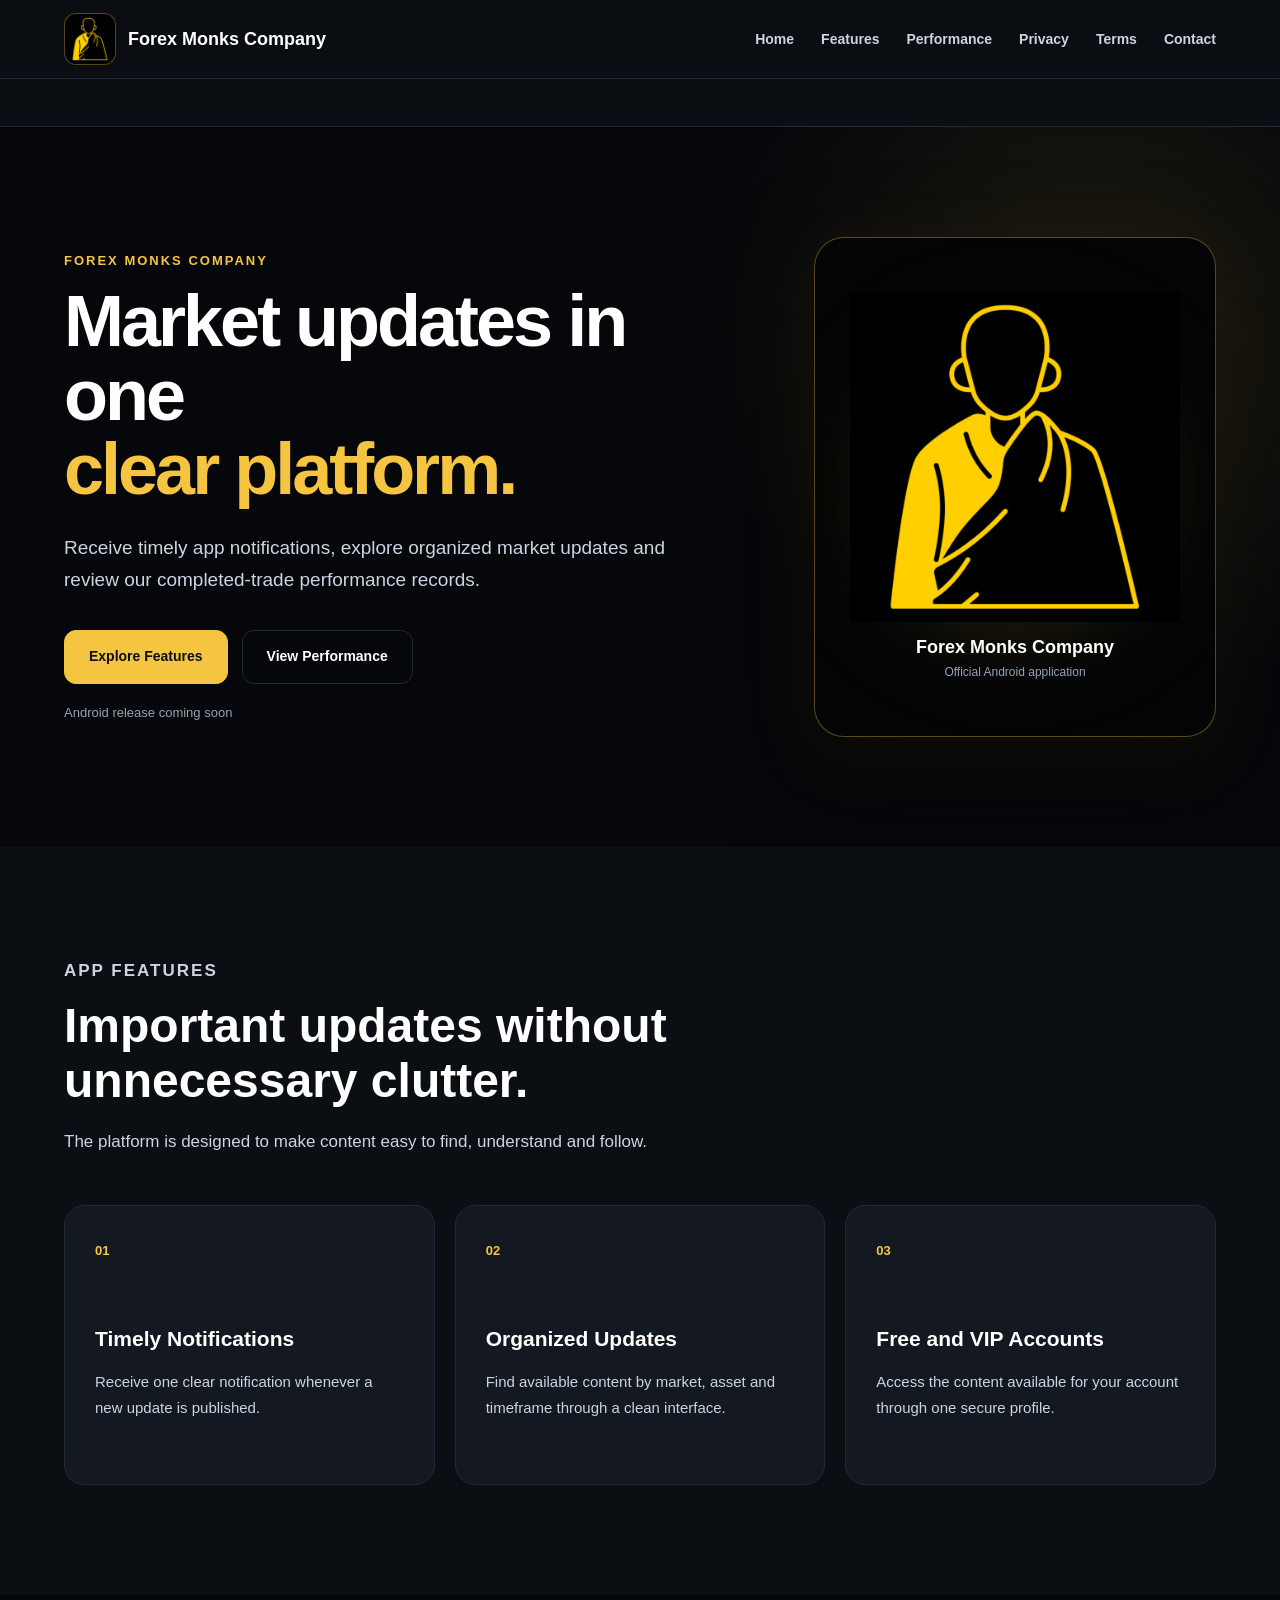
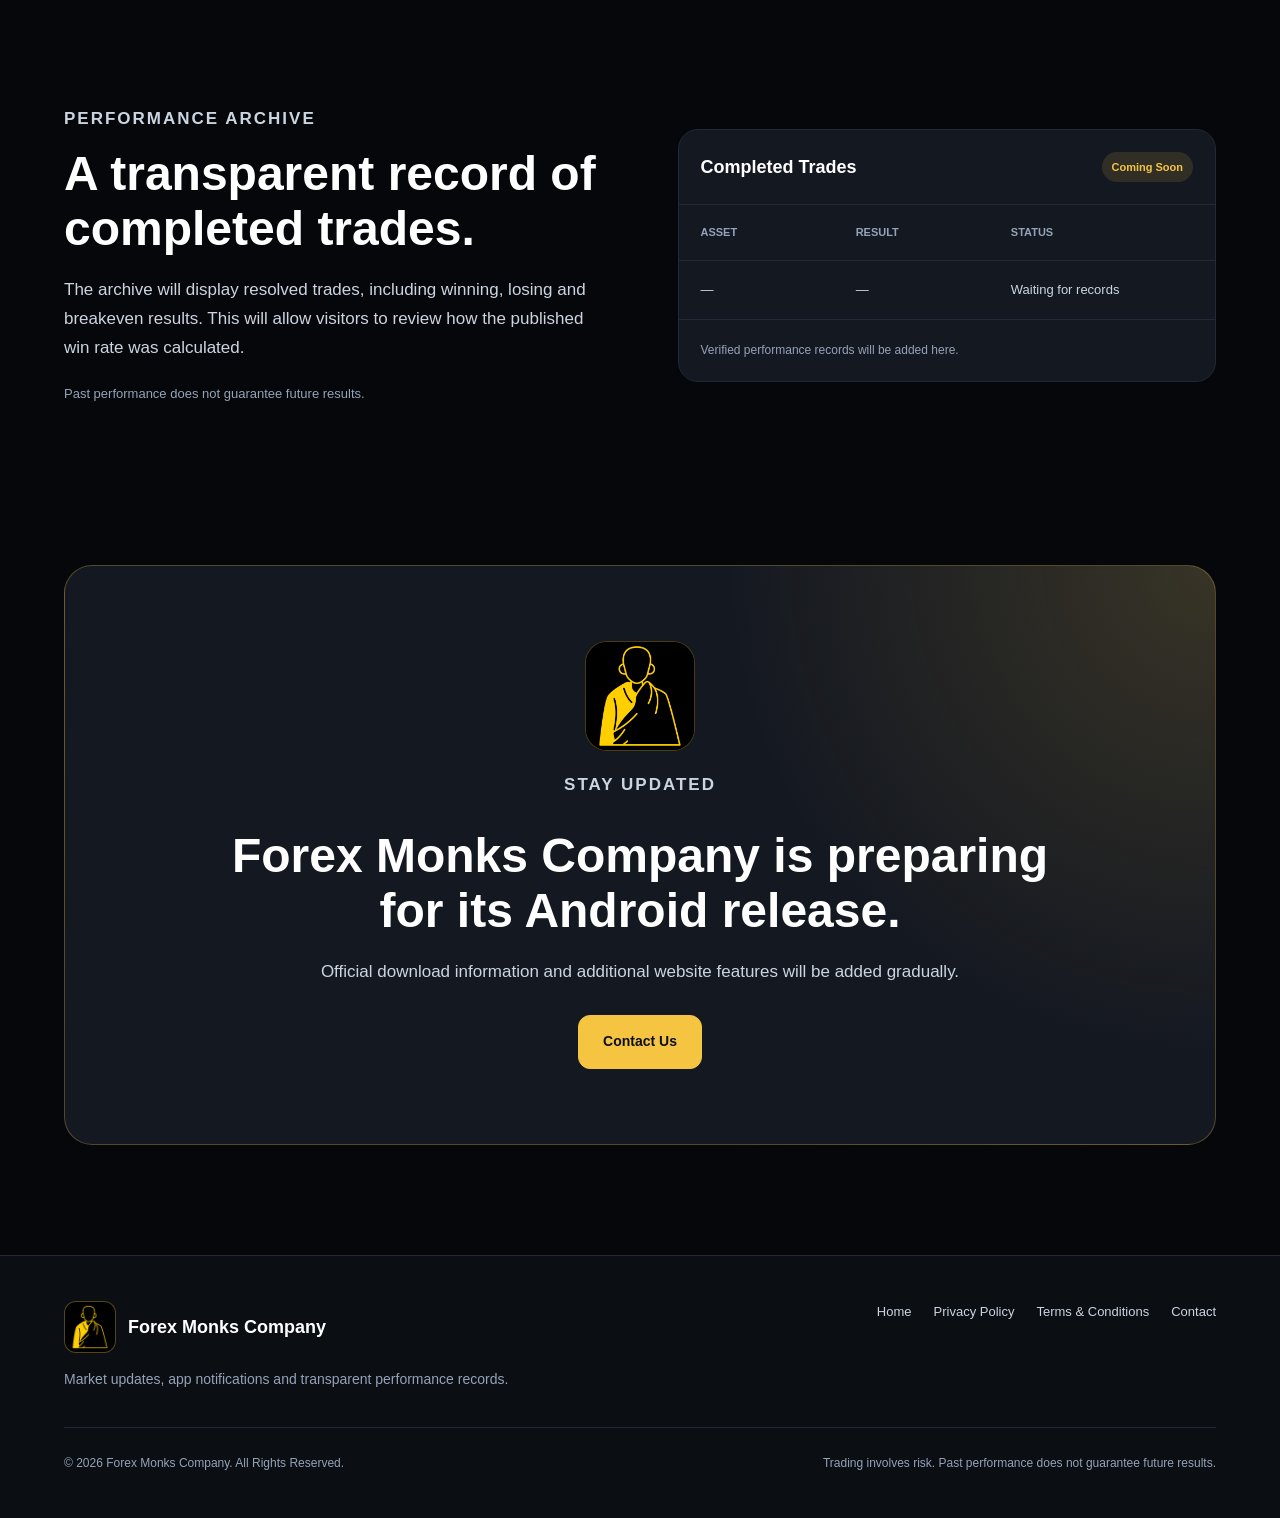
<file: index.html>
<!DOCTYPE html>
<html lang="en">

<head>
  <meta charset="UTF-8">

  <meta
    name="viewport"
    content="width=device-width, initial-scale=1.0"
  >

  <meta
    name="description"
    content="Forex Monks Company app features, updates and transparent performance records."
  >

  <title>Forex Monks Company</title>

  <link
    rel="icon"
    type="image/png"
    href="forex-monks-logo.png?v=2"
  >

  <link rel="stylesheet" href="style.css">
</head>

<body>

  <!-- NAVIGATION -->

  <header class="site-header">
    <div class="container">

      <nav class="navbar">

        <a href="index.html" class="logo">

          <img
            src="forex-monks-logo.png?v=2"
            alt="Forex Monks Company logo"
            class="brand-logo"
          >

          <span>
            Forex Monks Company
          </span>

        </a>


        <ul class="nav-links">

          <li>
            <a href="index.html">
              Home
            </a>
          </li>

          <li>
            <a href="#features">
              Features
            </a>
          </li>

          <li>
            <a href="#performance">
              Performance
            </a>
          </li>

          <li>
            <a href="privacy-policy.html">
              Privacy
            </a>
          </li>

          <li>
            <a href="terms.html">
              Terms
            </a>
          </li>

          <li>
            <a href="mailto:godzillagodfrey3@gmail.com">
              Contact
            </a>
          </li>

        </ul>

      </nav>

    </div>
  </header>
<!-- LIVE MARKET TICKER -->

<section
  class="market-ticker"
  aria-label="Live market prices"
>
  <script
    type="module"
    src="https://widgets.tradingview-widget.com/w/en/tv-ticker-tape.js"
  ></script>

  <tv-ticker-tape
    symbols="FX:EURUSD,FX:GBPUSD,FX:USDCAD,FX:USDJPY,FX:AUDUSD,FX:NZDUSD,FX:USDCHF,OANDA:XAUUSD,BITSTAMP:BTCUSD"
    theme="dark"
    transparent
    hover-chart
  ></tv-ticker-tape>
</section>

  <main>

    <!-- HERO SECTION -->

    <section class="hero">
      <div class="container hero-container">

        <div class="hero-content">

          <p class="section-label">
            FOREX MONKS COMPANY
          </p>

          <h1>
            Market updates in one
            <span>clear platform.</span>
          </h1>

          <p class="hero-description">
            Receive timely app notifications, explore organized market
            updates and review our completed-trade performance records.
          </p>

          <div class="hero-buttons">

            <a
              href="#features"
              class="button primary-button"
            >
              Explore Features
            </a>

            <a
              href="#performance"
              class="button secondary-button"
            >
              View Performance
            </a>

          </div>

          <p class="release-message">
            Android release coming soon
          </p>

        </div>


        <!-- LARGE LOGO DISPLAY -->

        <div class="hero-logo-card">

          <div class="hero-logo-glow"></div>

          <img
            src="forex-monks-logo.png?v=2"
            alt="Forex Monks Company monk logo"
            class="hero-logo-image"
          >

          <div class="hero-logo-text">

            <strong>
              Forex Monks Company
            </strong>

            <span>
              Official Android application
            </span>

          </div>

        </div>

      </div>
    </section>


    <!-- FEATURES SECTION -->

    <section
      class="features section"
      id="features"
    >
      <div class="container">

        <div class="section-heading">

          <p class="section-label">
            APP FEATURES
          </p>

          <h2>
            Important updates without unnecessary clutter.
          </h2>

          <p>
            The platform is designed to make content easy to find,
            understand and follow.
          </p>

        </div>


        <div class="feature-grid">

          <article class="feature-card">

            <span class="feature-number">
              01
            </span>

            <h3>
              Timely Notifications
            </h3>

            <p>
              Receive one clear notification whenever a new update
              is published.
            </p>

          </article>


          <article class="feature-card">

            <span class="feature-number">
              02
            </span>

            <h3>
              Organized Updates
            </h3>

            <p>
              Find available content by market, asset and timeframe
              through a clean interface.
            </p>

          </article>


          <article class="feature-card">

            <span class="feature-number">
              03
            </span>

            <h3>
              Free and VIP Accounts
            </h3>

            <p>
              Access the content available for your account through
              one secure profile.
            </p>

          </article>

        </div>

      </div>
    </section>


    <!-- PERFORMANCE SECTION -->

    <section
      class="performance section"
      id="performance"
    >
      <div class="container performance-container">

        <div class="performance-content">

          <p class="section-label">
            PERFORMANCE ARCHIVE
          </p>

          <h2>
            A transparent record of completed trades.
          </h2>

          <p>
            The archive will display resolved trades, including
            winning, losing and breakeven results. This will allow
            visitors to review how the published win rate was
            calculated.
          </p>

          <p class="performance-disclaimer">
            Past performance does not guarantee future results.
          </p>

        </div>


        <div class="archive-card">

          <div class="archive-header">

            <h3>
              Completed Trades
            </h3>

            <span class="coming-soon">
              Coming Soon
            </span>

          </div>


          <div class="archive-table">

            <div class="archive-row archive-labels">

              <span>
                Asset
              </span>

              <span>
                Result
              </span>

              <span>
                Status
              </span>

            </div>


            <div class="archive-row">

              <span>
                —
              </span>

              <span>
                —
              </span>

              <span>
                Waiting for records
              </span>

            </div>

          </div>


          <p class="archive-message">
            Verified performance records will be added here.
          </p>

        </div>

      </div>
    </section>


    <!-- CONTACT SECTION -->

    <section class="contact-section section">
      <div class="container">

        <div class="contact-card">

          <img
            src="forex-monks-logo.png?v=2"
            alt="Forex Monks Company logo"
            class="contact-logo"
          >

          <p class="section-label">
            STAY UPDATED
          </p>

          <h2>
            Forex Monks Company is preparing for its Android release.
          </h2>

          <p>
            Official download information and additional website
            features will be added gradually.
          </p>

          <a
            href="mailto:godzillagodfrey3@gmail.com"
            class="button primary-button"
          >
            Contact Us
          </a>

        </div>

      </div>
    </section>

  </main>


  <!-- FOOTER -->

  <footer class="site-footer">
    <div class="container footer-container">

      <div class="footer-brand">

        <div class="logo">

          <img
            src="forex-monks-logo.png?v=2"
            alt="Forex Monks Company logo"
            class="brand-logo"
          >

          <span>
            Forex Monks Company
          </span>

        </div>

        <p>
          Market updates, app notifications and transparent
          performance records.
        </p>

      </div>


      <div class="footer-links">

        <a href="index.html">
          Home
        </a>

        <a href="privacy-policy.html">
          Privacy Policy
        </a>

        <a href="terms.html">
          Terms &amp; Conditions
        </a>

        <a href="mailto:godzillagodfrey3@gmail.com">
          Contact
        </a>

      </div>


      <div class="footer-bottom">

        <p>
          ©️ 2026 Forex Monks Company. All Rights Reserved.
        </p>

        <p class="risk-warning">
          Trading involves risk. Past performance does not guarantee
          future results.
        </p>

      </div>

    </div>
  </footer>

</body>

</html>
</file>
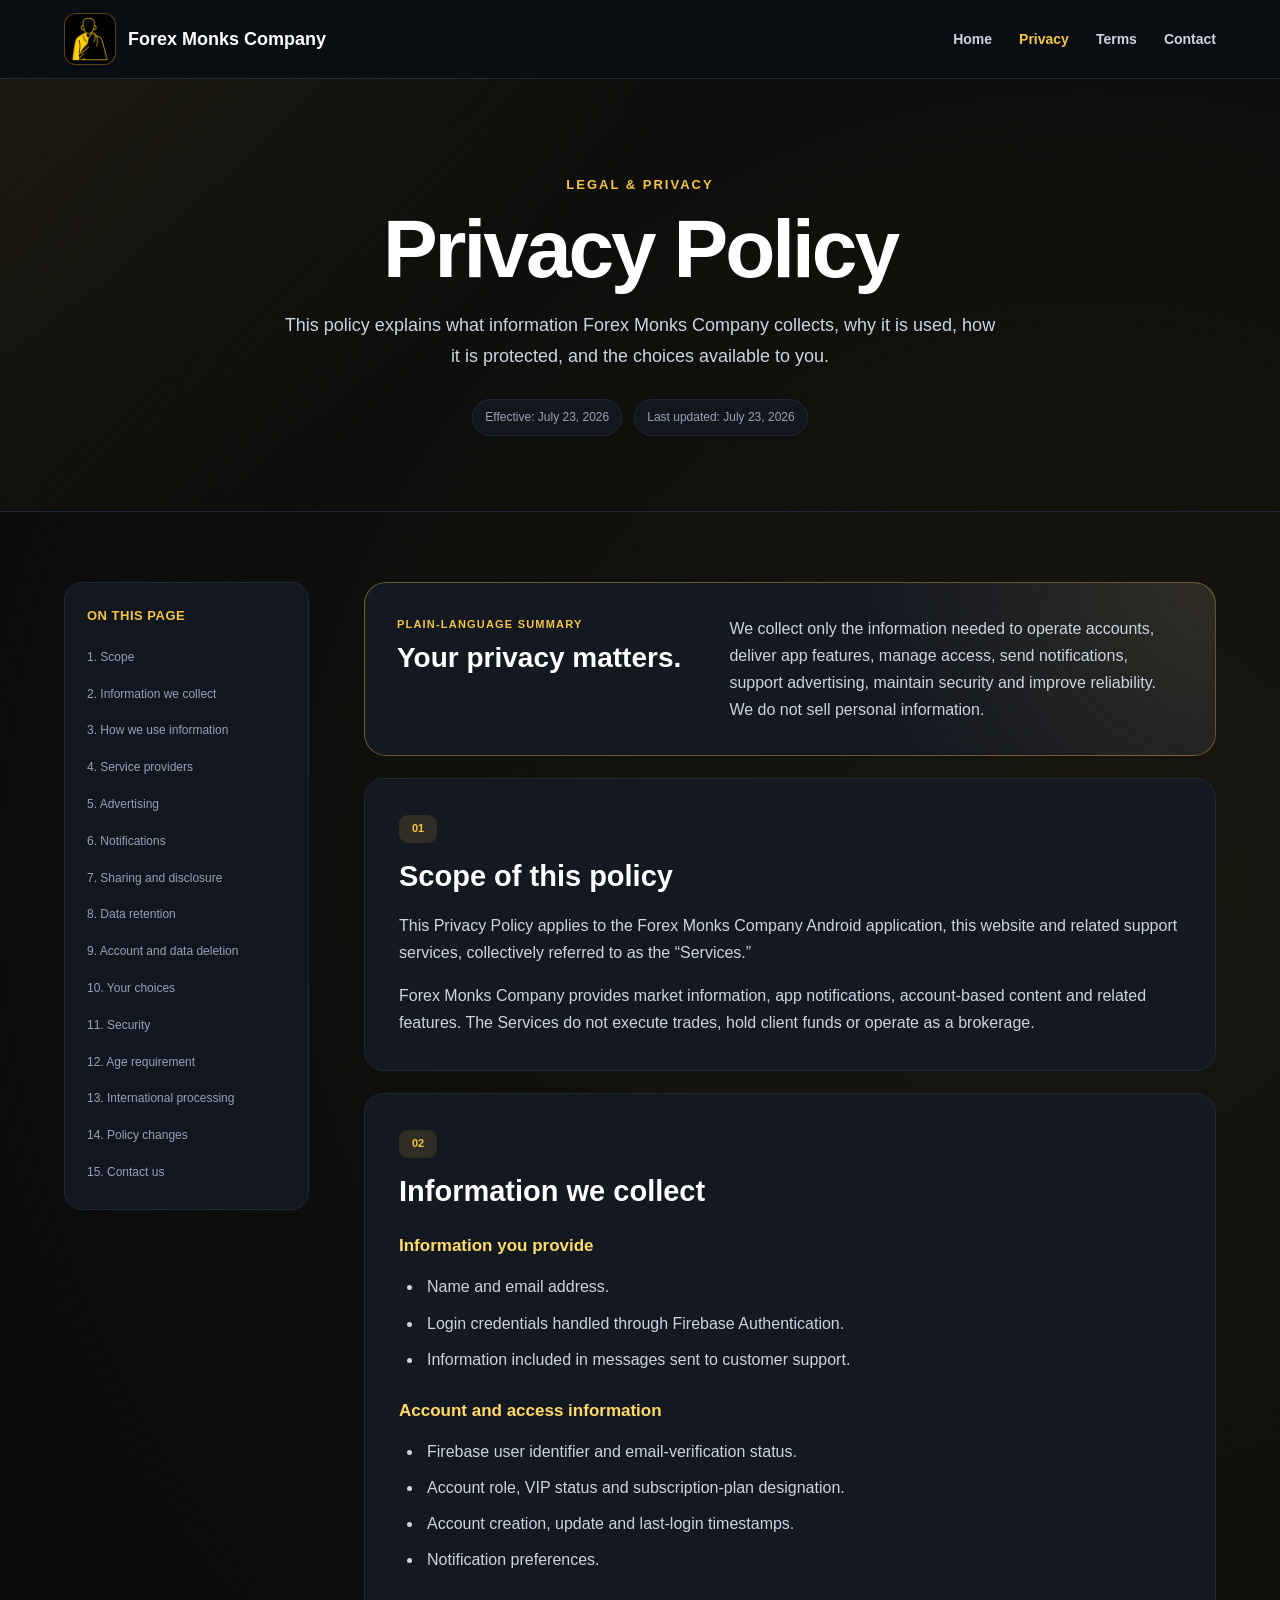
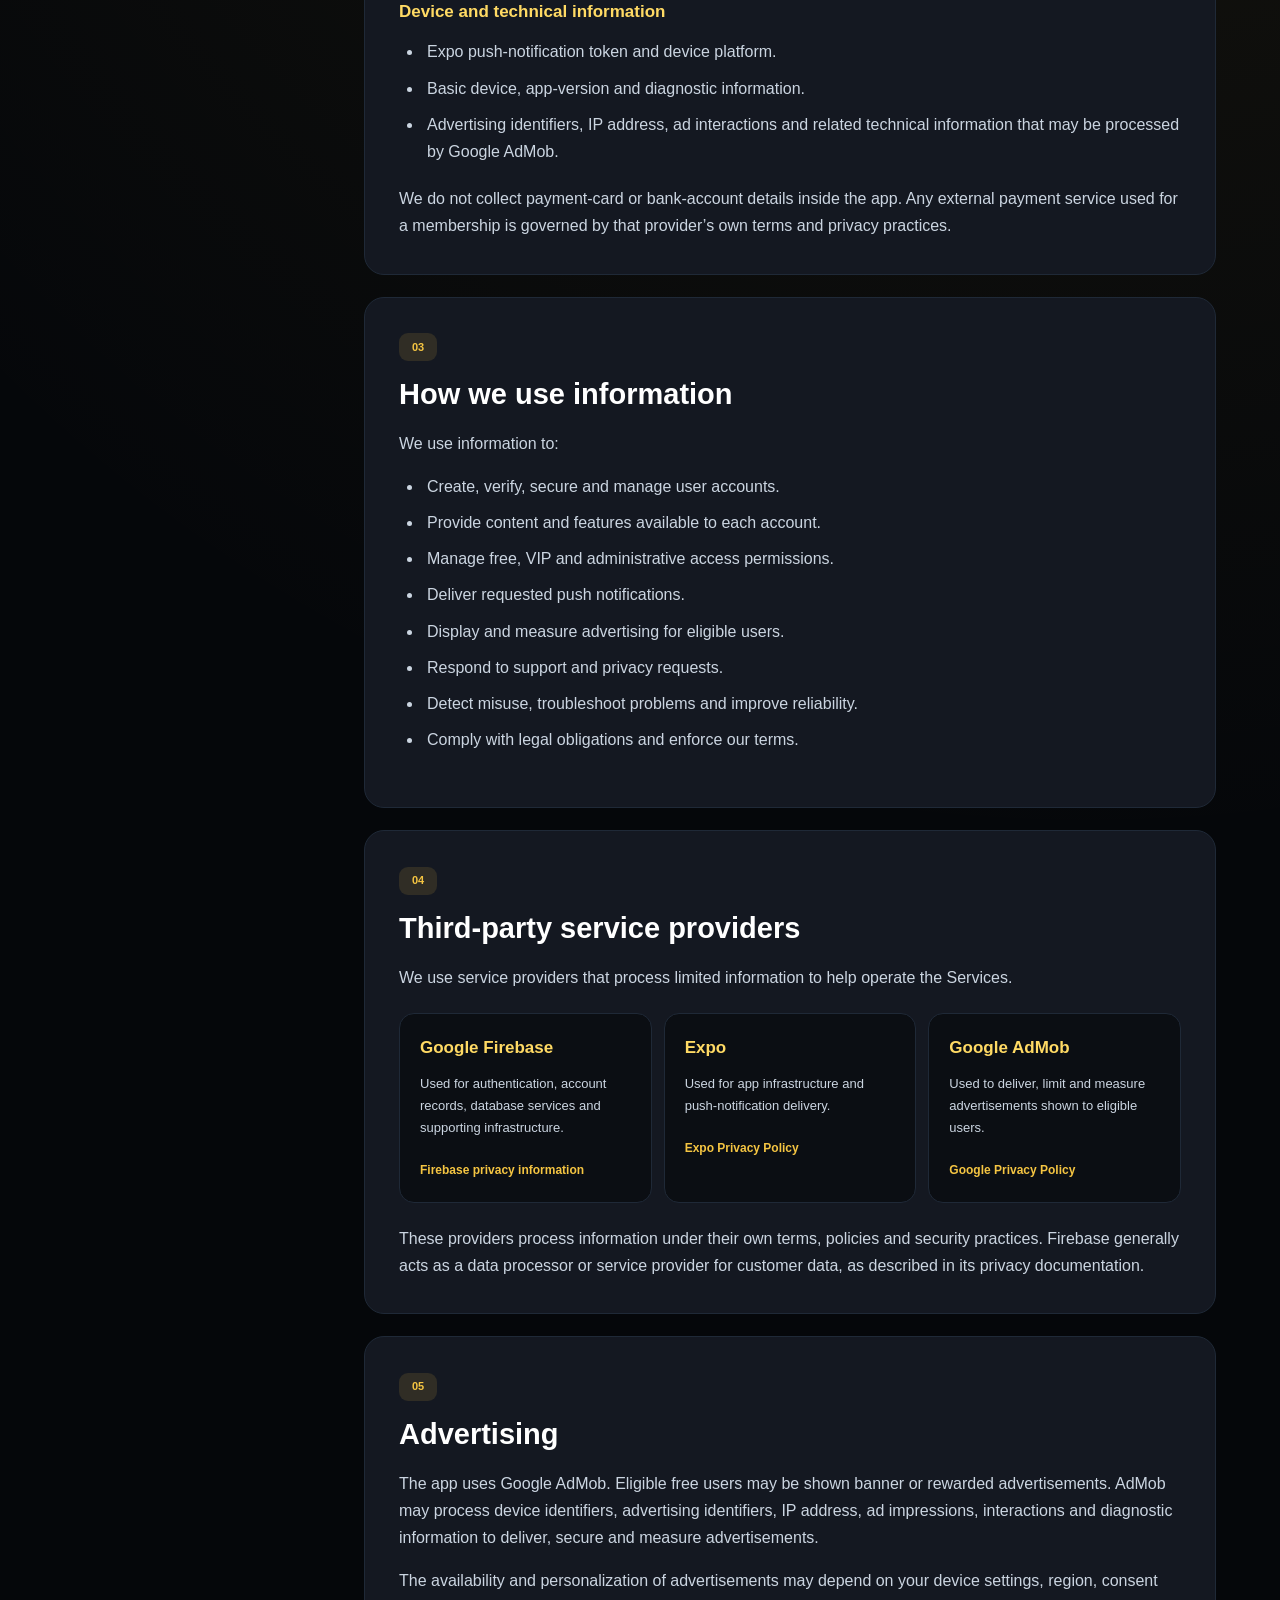
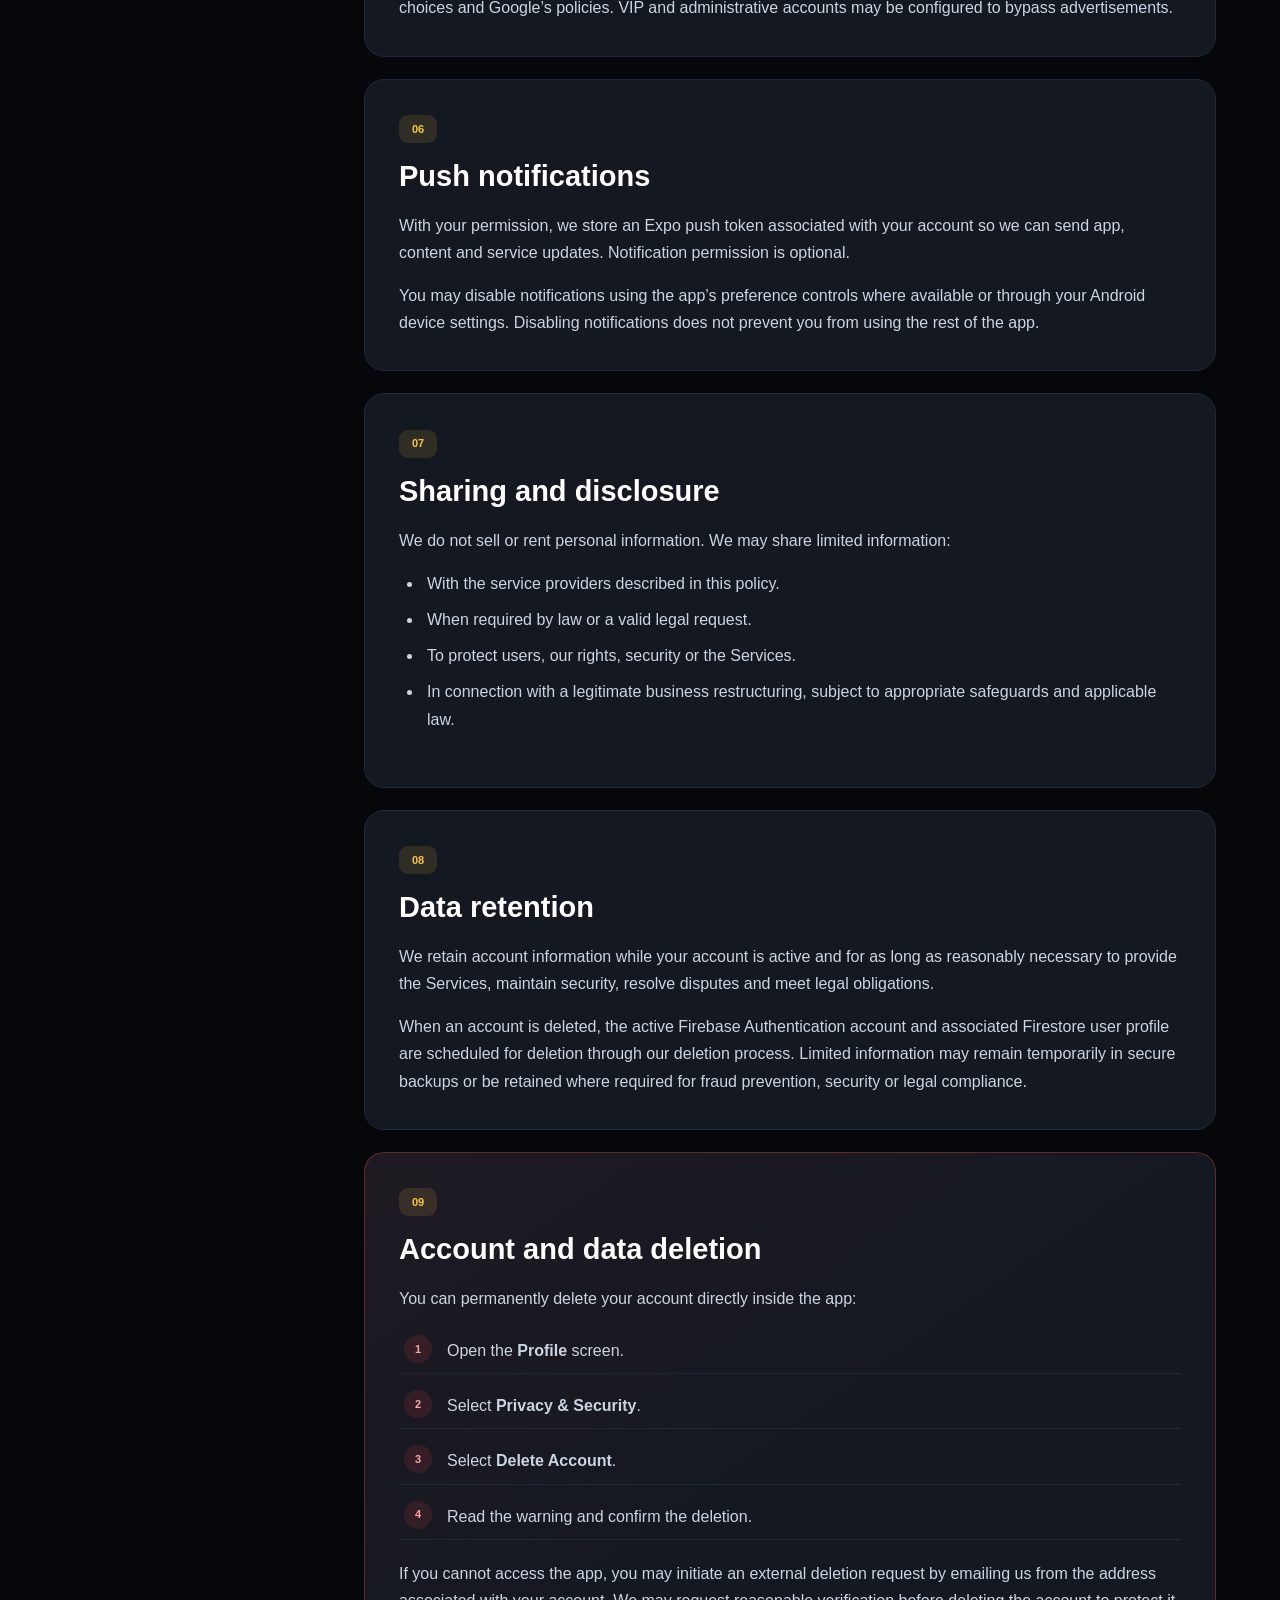
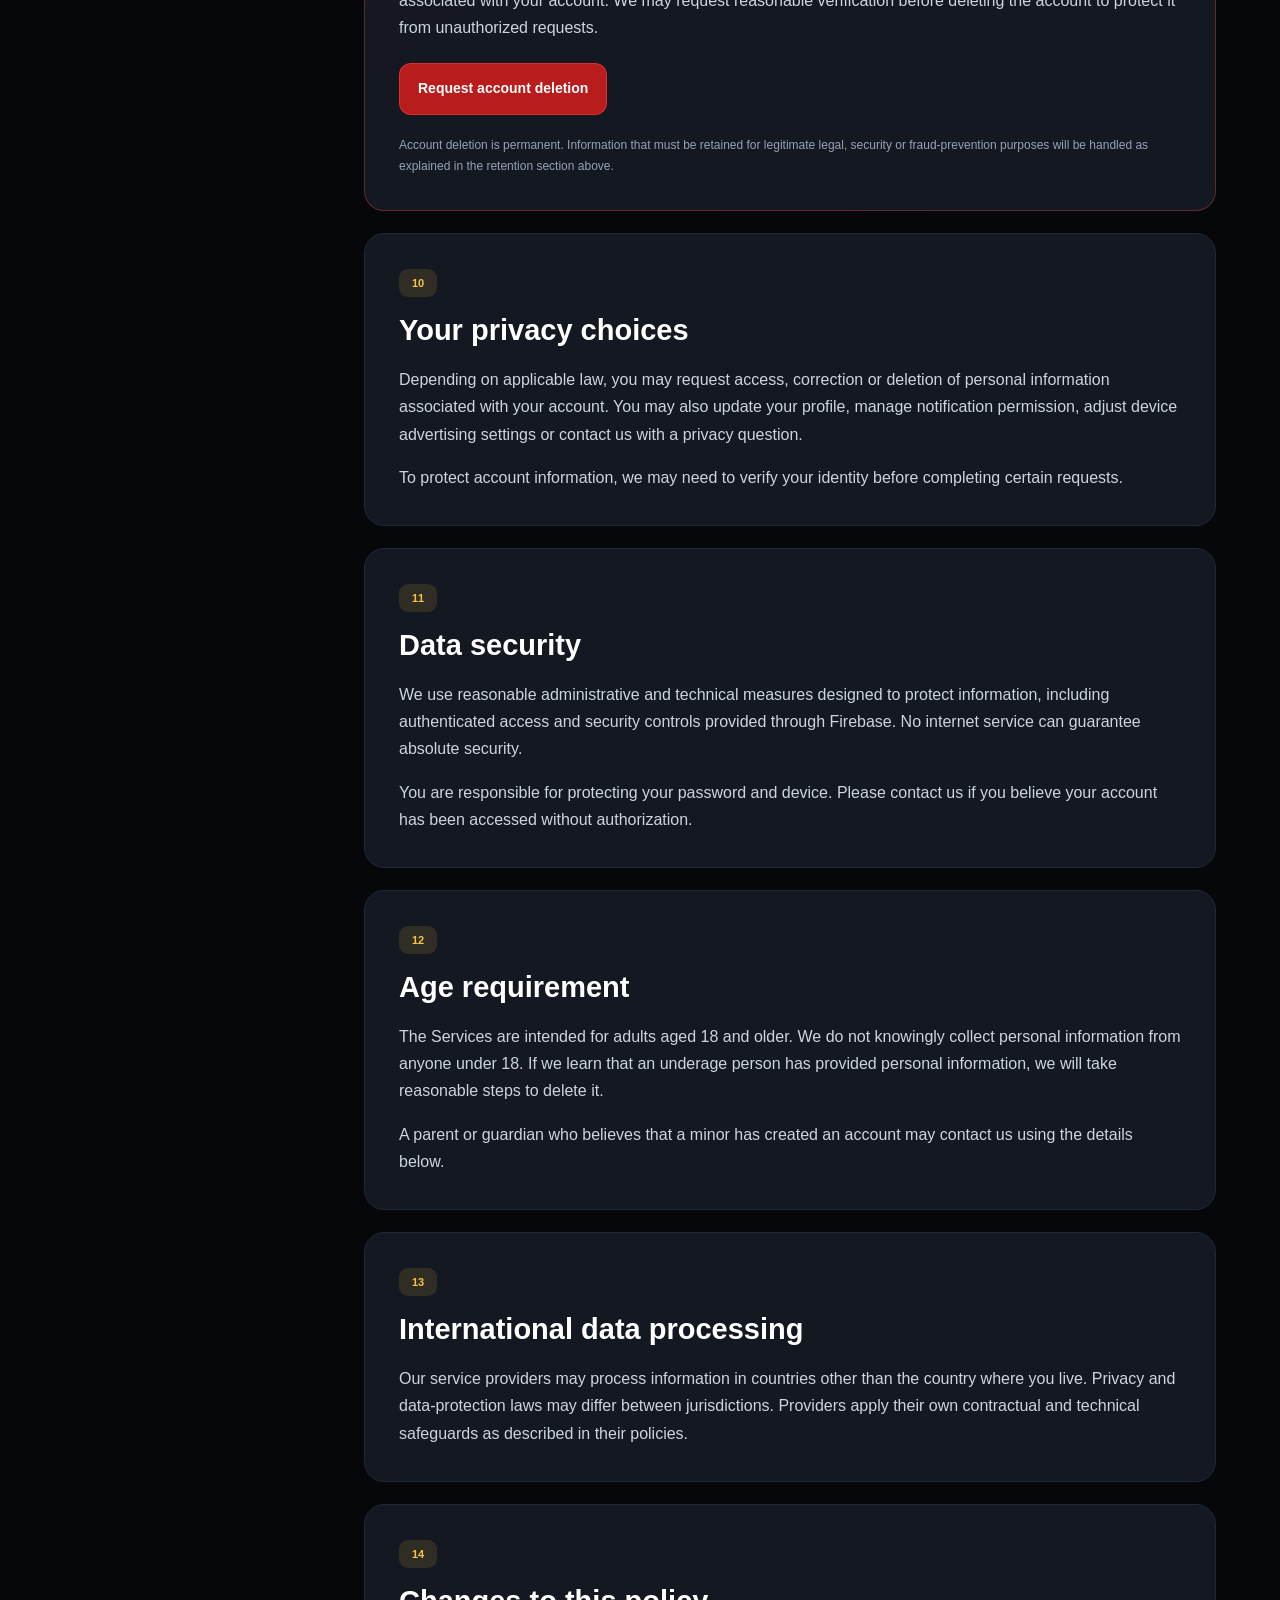
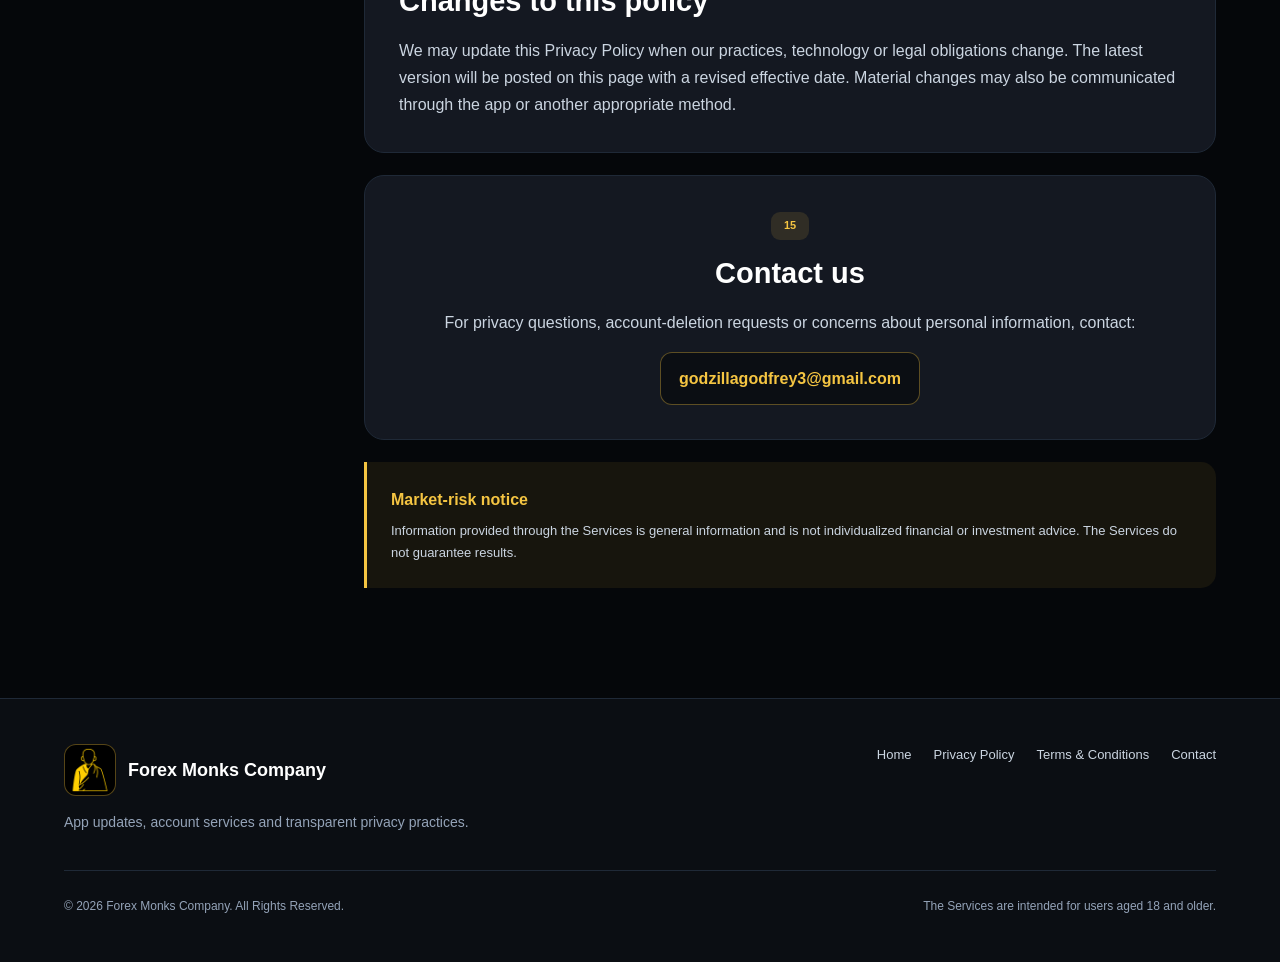
<file: privacy-policy.html>
<!DOCTYPE html>
<html lang="en">

<head>
  <meta charset="UTF-8">

  <meta
    name="viewport"
    content="width=device-width, initial-scale=1.0"
  >

  <meta
    name="description"
    content="Privacy Policy for the Forex Monks Company mobile application and website."
  >

  <title>Privacy Policy | Forex Monks Company</title>

  <link
    rel="icon"
    type="image/png"
    href="forex-monks-logo.png?v=2"
  >

  <link rel="stylesheet" href="style.css">
</head>


<body class="legal-page">

  <!-- NAVIGATION -->

  <header class="site-header">
    <div class="container">

      <nav class="navbar" aria-label="Main navigation">

        <a href="index.html" class="logo">

          <img
            src="forex-monks-logo.png?v=2"
            alt="Forex Monks Company logo"
            class="brand-logo"
          >

          <span>
            Forex Monks Company
          </span>

        </a>


        <ul class="nav-links">

          <li>
            <a href="index.html">
              Home
            </a>
          </li>

          <li>
            <a
              href="privacy-policy.html"
              aria-current="page"
            >
              Privacy
            </a>
          </li>

          <li>
            <a href="terms.html">
              Terms
            </a>
          </li>

          <li>
            <a href="mailto:godzillagodfrey3@gmail.com">
              Contact
            </a>
          </li>

        </ul>

      </nav>

    </div>
  </header>


  <main>

    <!-- PRIVACY POLICY HEADER -->

    <section class="legal-hero">
      <div class="container legal-hero-content">

        <p class="section-label">
          LEGAL &amp; PRIVACY
        </p>

        <h1>
          Privacy Policy
        </h1>

        <p>
          This policy explains what information Forex Monks Company
          collects, why it is used, how it is protected, and the
          choices available to you.
        </p>

        <div class="legal-meta">

          <span>
            Effective: July 23, 2026
          </span>

          <span>
            Last updated: July 23, 2026
          </span>

        </div>

      </div>
    </section>


    <div class="container legal-layout">

      <!-- POLICY NAVIGATION -->

      <aside
        class="legal-toc"
        aria-label="Privacy Policy contents"
      >

        <strong>
          On this page
        </strong>

        <a href="#scope">
          1. Scope
        </a>

        <a href="#information">
          2. Information we collect
        </a>

        <a href="#use">
          3. How we use information
        </a>

        <a href="#services">
          4. Service providers
        </a>

        <a href="#advertising">
          5. Advertising
        </a>

        <a href="#notifications">
          6. Notifications
        </a>

        <a href="#sharing">
          7. Sharing and disclosure
        </a>

        <a href="#retention">
          8. Data retention
        </a>

        <a href="#deletion">
          9. Account and data deletion
        </a>

        <a href="#choices">
          10. Your choices
        </a>

        <a href="#security">
          11. Security
        </a>

        <a href="#age">
          12. Age requirement
        </a>

        <a href="#international">
          13. International processing
        </a>

        <a href="#changes">
          14. Policy changes
        </a>

        <a href="#contact">
          15. Contact us
        </a>

      </aside>


      <!-- POLICY CONTENT -->

      <article class="policy-document">

        <div class="policy-summary">

          <div>

            <span class="summary-label">
              Plain-language summary
            </span>

            <h2>
              Your privacy matters.
            </h2>

          </div>

          <p>
            We collect only the information needed to operate accounts,
            deliver app features, manage access, send notifications,
            support advertising, maintain security and improve
            reliability. We do not sell personal information.
          </p>

        </div>


        <!-- SECTION 1 -->

        <section class="legal-section" id="scope">

          <span class="legal-number">
            01
          </span>

          <h2>
            Scope of this policy
          </h2>

          <p>
            This Privacy Policy applies to the Forex Monks Company
            Android application, this website and related support
            services, collectively referred to as the “Services.”
          </p>

          <p>
            Forex Monks Company provides market information, app
            notifications, account-based content and related features.
            The Services do not execute trades, hold client funds or
            operate as a brokerage.
          </p>

        </section>


        <!-- SECTION 2 -->

        <section class="legal-section" id="information">

          <span class="legal-number">
            02
          </span>

          <h2>
            Information we collect
          </h2>


          <h3>
            Information you provide
          </h3>

          <ul>
            <li>
              Name and email address.
            </li>

            <li>
              Login credentials handled through Firebase Authentication.
            </li>

            <li>
              Information included in messages sent to customer support.
            </li>
          </ul>


          <h3>
            Account and access information
          </h3>

          <ul>
            <li>
              Firebase user identifier and email-verification status.
            </li>

            <li>
              Account role, VIP status and subscription-plan designation.
            </li>

            <li>
              Account creation, update and last-login timestamps.
            </li>

            <li>
              Notification preferences.
            </li>
          </ul>


          <h3>
            Device and technical information
          </h3>

          <ul>
            <li>
              Expo push-notification token and device platform.
            </li>

            <li>
              Basic device, app-version and diagnostic information.
            </li>

            <li>
              Advertising identifiers, IP address, ad interactions and
              related technical information that may be processed by
              Google AdMob.
            </li>
          </ul>


          <p>
            We do not collect payment-card or bank-account details
            inside the app. Any external payment service used for a
            membership is governed by that provider’s own terms and
            privacy practices.
          </p>

        </section>


        <!-- SECTION 3 -->

        <section class="legal-section" id="use">

          <span class="legal-number">
            03
          </span>

          <h2>
            How we use information
          </h2>

          <p>
            We use information to:
          </p>

          <ul>
            <li>
              Create, verify, secure and manage user accounts.
            </li>

            <li>
              Provide content and features available to each account.
            </li>

            <li>
              Manage free, VIP and administrative access permissions.
            </li>

            <li>
              Deliver requested push notifications.
            </li>

            <li>
              Display and measure advertising for eligible users.
            </li>

            <li>
              Respond to support and privacy requests.
            </li>

            <li>
              Detect misuse, troubleshoot problems and improve
              reliability.
            </li>

            <li>
              Comply with legal obligations and enforce our terms.
            </li>
          </ul>

        </section>


        <!-- SECTION 4 -->

        <section class="legal-section" id="services">

          <span class="legal-number">
            04
          </span>

          <h2>
            Third-party service providers
          </h2>

          <p>
            We use service providers that process limited information
            to help operate the Services.
          </p>


          <div class="service-grid">

            <div class="service-card">

              <h3>
                Google Firebase
              </h3>

              <p>
                Used for authentication, account records, database
                services and supporting infrastructure.
              </p>

              <a
                href="https://firebase.google.com/support/privacy"
                target="_blank"
                rel="noopener noreferrer"
              >
                Firebase privacy information
              </a>

            </div>


            <div class="service-card">

              <h3>
                Expo
              </h3>

              <p>
                Used for app infrastructure and push-notification
                delivery.
              </p>

              <a
                href="https://expo.dev/privacy"
                target="_blank"
                rel="noopener noreferrer"
              >
                Expo Privacy Policy
              </a>

            </div>


            <div class="service-card">

              <h3>
                Google AdMob
              </h3>

              <p>
                Used to deliver, limit and measure advertisements
                shown to eligible users.
              </p>

              <a
                href="https://policies.google.com/privacy"
                target="_blank"
                rel="noopener noreferrer"
              >
                Google Privacy Policy
              </a>

            </div>

          </div>


          <p>
            These providers process information under their own terms,
            policies and security practices. Firebase generally acts
            as a data processor or service provider for customer data,
            as described in its privacy documentation.
          </p>

        </section>


        <!-- SECTION 5 -->

        <section class="legal-section" id="advertising">

          <span class="legal-number">
            05
          </span>

          <h2>
            Advertising
          </h2>

          <p>
            The app uses Google AdMob. Eligible free users may be shown
            banner or rewarded advertisements. AdMob may process device
            identifiers, advertising identifiers, IP address, ad
            impressions, interactions and diagnostic information to
            deliver, secure and measure advertisements.
          </p>

          <p>
            The availability and personalization of advertisements may
            depend on your device settings, region, consent choices and
            Google’s policies. VIP and administrative accounts may be
            configured to bypass advertisements.
          </p>

        </section>


        <!-- SECTION 6 -->

        <section class="legal-section" id="notifications">

          <span class="legal-number">
            06
          </span>

          <h2>
            Push notifications
          </h2>

          <p>
            With your permission, we store an Expo push token
            associated with your account so we can send app, content
            and service updates. Notification permission is optional.
          </p>

          <p>
            You may disable notifications using the app’s preference
            controls where available or through your Android device
            settings. Disabling notifications does not prevent you
            from using the rest of the app.
          </p>

        </section>


        <!-- SECTION 7 -->

        <section class="legal-section" id="sharing">

          <span class="legal-number">
            07
          </span>

          <h2>
            Sharing and disclosure
          </h2>

          <p>
            We do not sell or rent personal information. We may share
            limited information:
          </p>

          <ul>
            <li>
              With the service providers described in this policy.
            </li>

            <li>
              When required by law or a valid legal request.
            </li>

            <li>
              To protect users, our rights, security or the Services.
            </li>

            <li>
              In connection with a legitimate business restructuring,
              subject to appropriate safeguards and applicable law.
            </li>
          </ul>

        </section>


        <!-- SECTION 8 -->

        <section class="legal-section" id="retention">

          <span class="legal-number">
            08
          </span>

          <h2>
            Data retention
          </h2>

          <p>
            We retain account information while your account is active
            and for as long as reasonably necessary to provide the
            Services, maintain security, resolve disputes and meet
            legal obligations.
          </p>

          <p>
            When an account is deleted, the active Firebase
            Authentication account and associated Firestore user
            profile are scheduled for deletion through our deletion
            process. Limited information may remain temporarily in
            secure backups or be retained where required for fraud
            prevention, security or legal compliance.
          </p>

        </section>


        <!-- SECTION 9 -->

        <section
          class="legal-section deletion-section"
          id="deletion"
        >

          <span class="legal-number">
            09
          </span>

          <h2>
            Account and data deletion
          </h2>

          <p>
            You can permanently delete your account directly inside
            the app:
          </p>


          <ol class="deletion-steps">

            <li>
              Open the <strong>Profile</strong> screen.
            </li>

            <li>
              Select <strong>Privacy &amp; Security</strong>.
            </li>

            <li>
              Select <strong>Delete Account</strong>.
            </li>

            <li>
              Read the warning and confirm the deletion.
            </li>

          </ol>


          <p>
            If you cannot access the app, you may initiate an external
            deletion request by emailing us from the address associated
            with your account. We may request reasonable verification
            before deleting the account to protect it from unauthorized
            requests.
          </p>


          <a
            class="deletion-button"
            href="mailto:godzillagodfrey3@gmail.com?subject=Forex%20Monks%20Account%20Deletion%20Request"
          >
            Request account deletion
          </a>


          <p class="small-note">
            Account deletion is permanent. Information that must be
            retained for legitimate legal, security or fraud-prevention
            purposes will be handled as explained in the retention
            section above.
          </p>

        </section>


        <!-- SECTION 10 -->

        <section class="legal-section" id="choices">

          <span class="legal-number">
            10
          </span>

          <h2>
            Your privacy choices
          </h2>

          <p>
            Depending on applicable law, you may request access,
            correction or deletion of personal information associated
            with your account. You may also update your profile, manage
            notification permission, adjust device advertising settings
            or contact us with a privacy question.
          </p>

          <p>
            To protect account information, we may need to verify your
            identity before completing certain requests.
          </p>

        </section>


        <!-- SECTION 11 -->

        <section class="legal-section" id="security">

          <span class="legal-number">
            11
          </span>

          <h2>
            Data security
          </h2>

          <p>
            We use reasonable administrative and technical measures
            designed to protect information, including authenticated
            access and security controls provided through Firebase.
            No internet service can guarantee absolute security.
          </p>

          <p>
            You are responsible for protecting your password and
            device. Please contact us if you believe your account has
            been accessed without authorization.
          </p>

        </section>


        <!-- SECTION 12 -->

        <section class="legal-section" id="age">

          <span class="legal-number">
            12
          </span>

          <h2>
            Age requirement
          </h2>

          <p>
            The Services are intended for adults aged 18 and older.
            We do not knowingly collect personal information from
            anyone under 18. If we learn that an underage person has
            provided personal information, we will take reasonable
            steps to delete it.
          </p>

          <p>
            A parent or guardian who believes that a minor has created
            an account may contact us using the details below.
          </p>

        </section>


        <!-- SECTION 13 -->

        <section class="legal-section" id="international">

          <span class="legal-number">
            13
          </span>

          <h2>
            International data processing
          </h2>

          <p>
            Our service providers may process information in countries
            other than the country where you live. Privacy and
            data-protection laws may differ between jurisdictions.
            Providers apply their own contractual and technical
            safeguards as described in their policies.
          </p>

        </section>


        <!-- SECTION 14 -->

        <section class="legal-section" id="changes">

          <span class="legal-number">
            14
          </span>

          <h2>
            Changes to this policy
          </h2>

          <p>
            We may update this Privacy Policy when our practices,
            technology or legal obligations change. The latest version
            will be posted on this page with a revised effective date.
            Material changes may also be communicated through the app
            or another appropriate method.
          </p>

        </section>


        <!-- SECTION 15 -->

        <section
          class="legal-section contact-policy"
          id="contact"
        >

          <span class="legal-number">
            15
          </span>

          <h2>
            Contact us
          </h2>

          <p>
            For privacy questions, account-deletion requests or
            concerns about personal information, contact:
          </p>

          <a href="mailto:godzillagodfrey3@gmail.com">
            godzillagodfrey3@gmail.com
          </a>

        </section>


        <div class="policy-disclaimer">

          <strong>
            Market-risk notice
          </strong>

          <p>
            Information provided through the Services is general
            information and is not individualized financial or
            investment advice. The Services do not guarantee results.
          </p>

        </div>

      </article>

    </div>

  </main>


  <!-- FOOTER -->

  <footer class="site-footer">
    <div class="container footer-container">

      <div class="footer-brand">

        <div class="logo">

          <img
            src="forex-monks-logo.png?v=2"
            alt="Forex Monks Company logo"
            class="brand-logo"
          >

          <span>
            Forex Monks Company
          </span>

        </div>

        <p>
          App updates, account services and transparent privacy
          practices.
        </p>

      </div>


      <div class="footer-links">

        <a href="index.html">
          Home
        </a>

        <a href="privacy-policy.html">
          Privacy Policy
        </a>

        <a href="terms.html">
          Terms &amp; Conditions
        </a>

        <a href="mailto:godzillagodfrey3@gmail.com">
          Contact
        </a>

      </div>


      <div class="footer-bottom">

        <p>
          ©️ 2026 Forex Monks Company. All Rights Reserved.
        </p>

        <p class="risk-warning">
          The Services are intended for users aged 18 and older.
        </p>

      </div>

    </div>
  </footer>

</body>

</html>
</file>
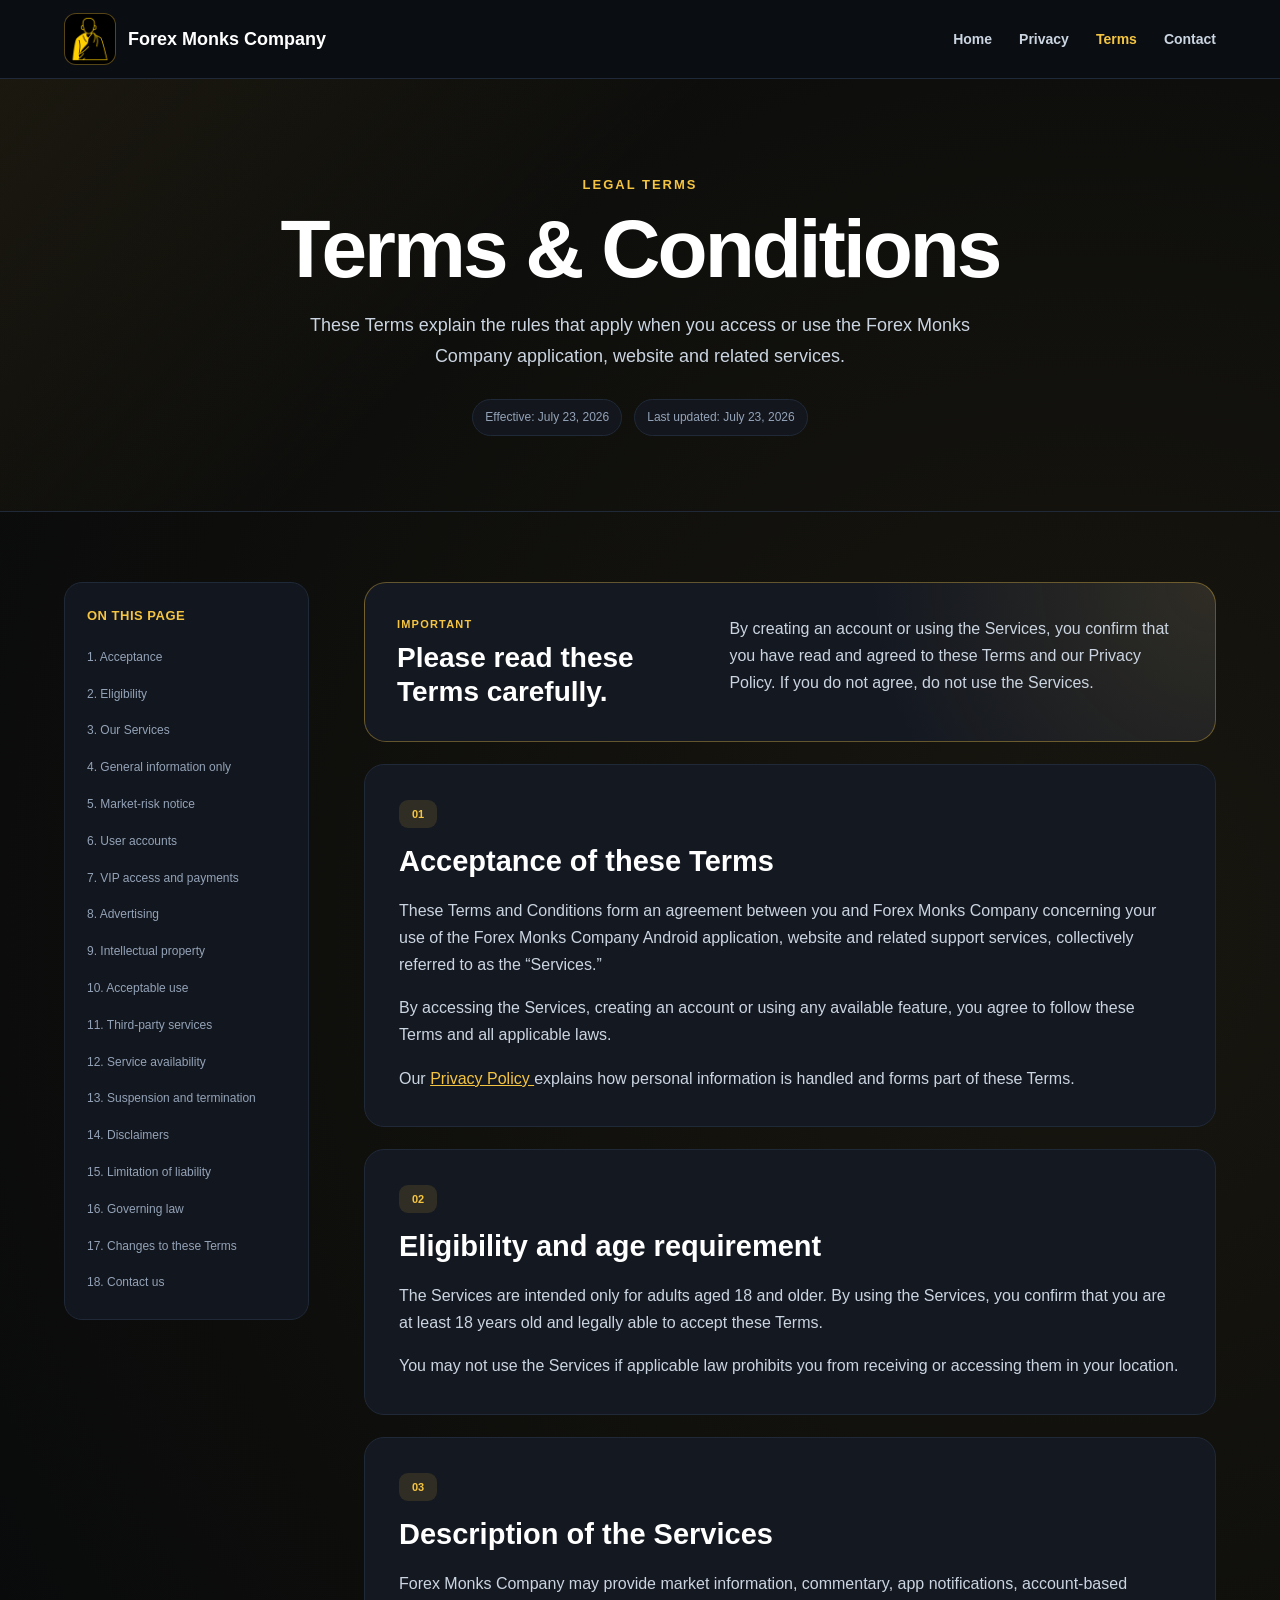
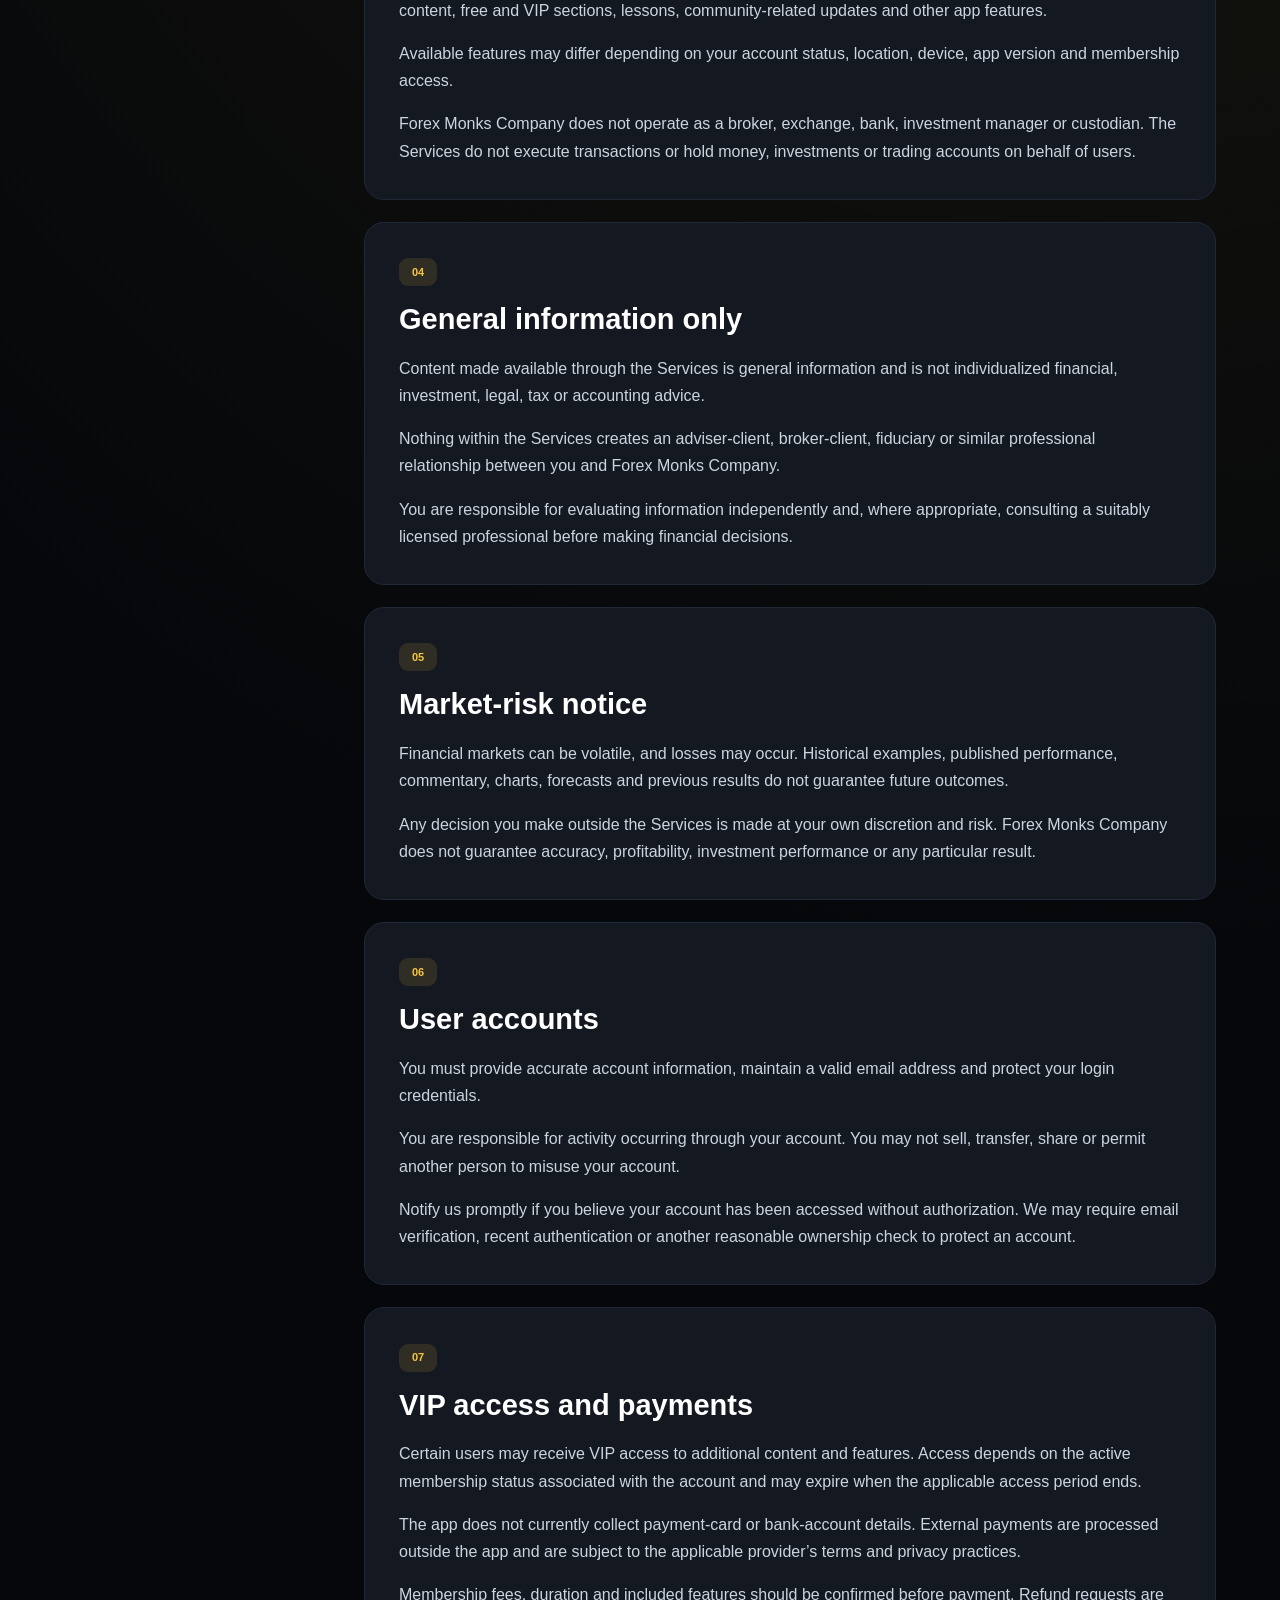
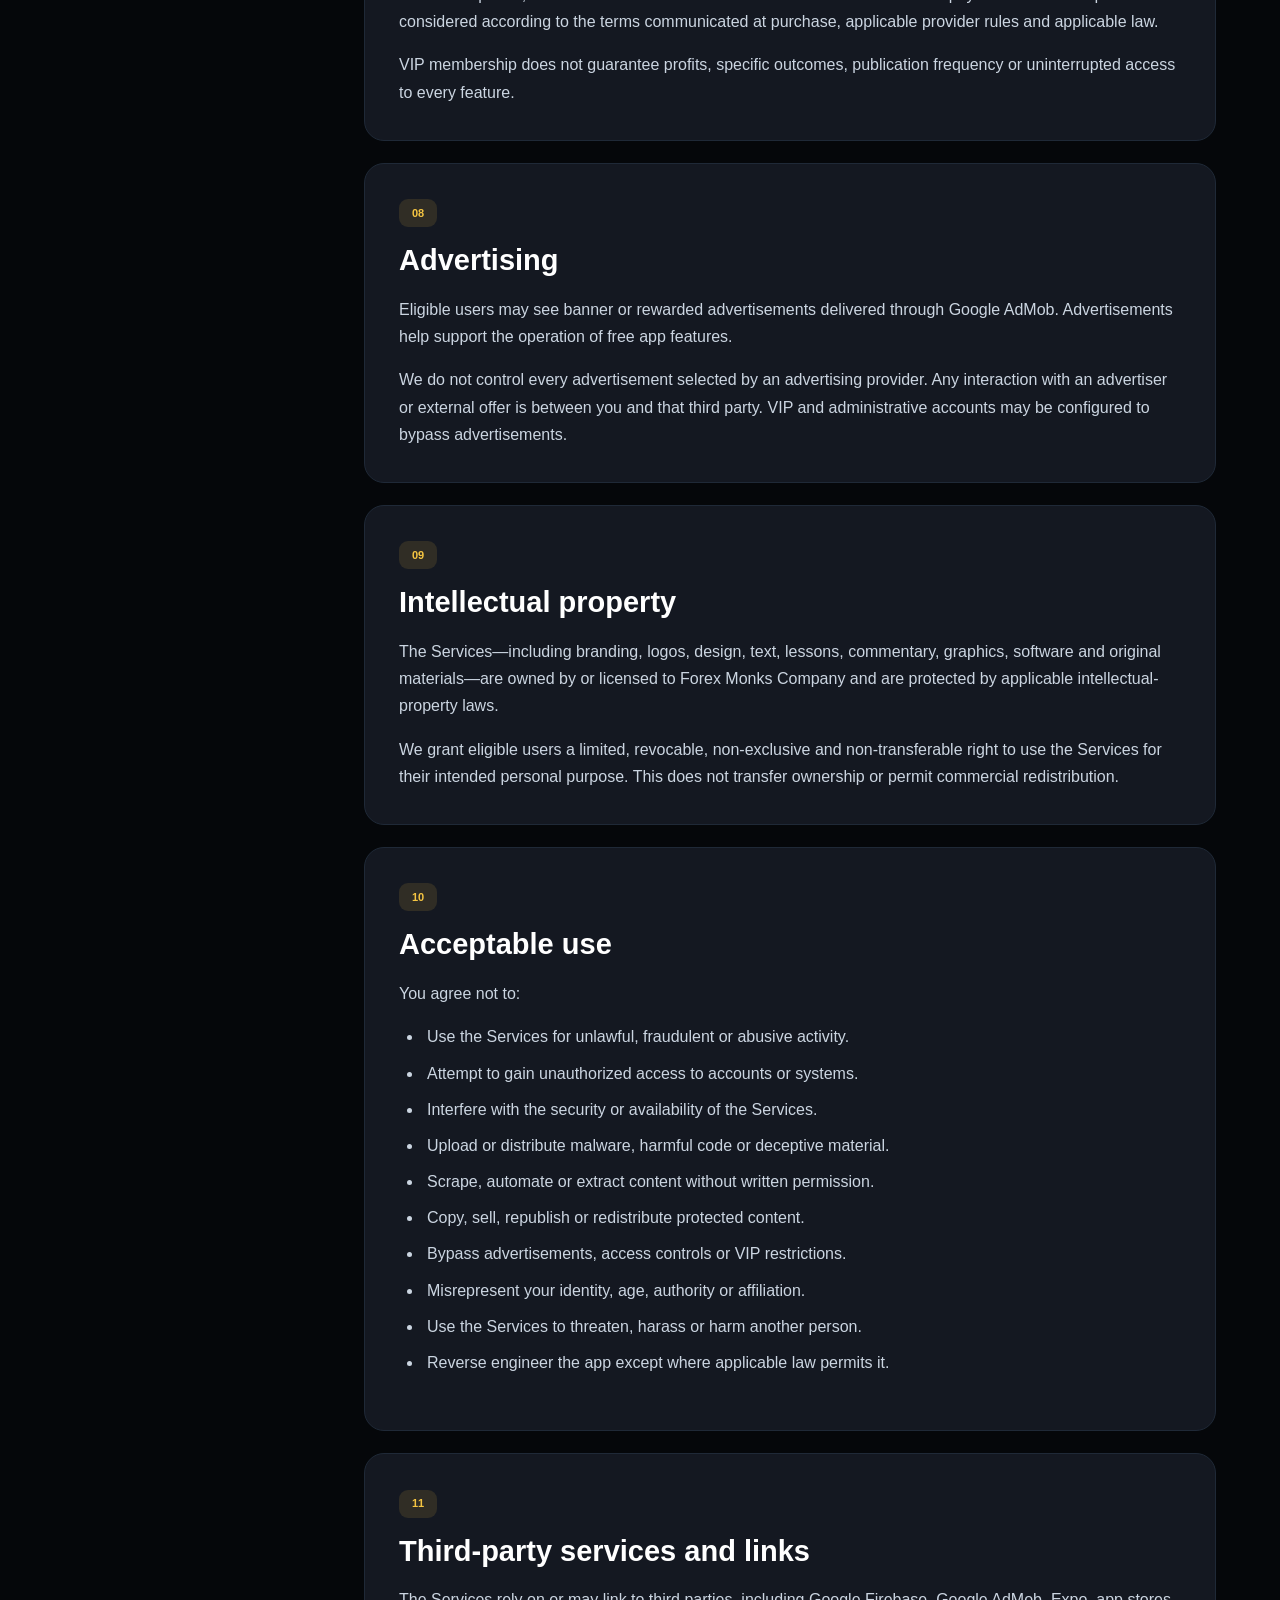
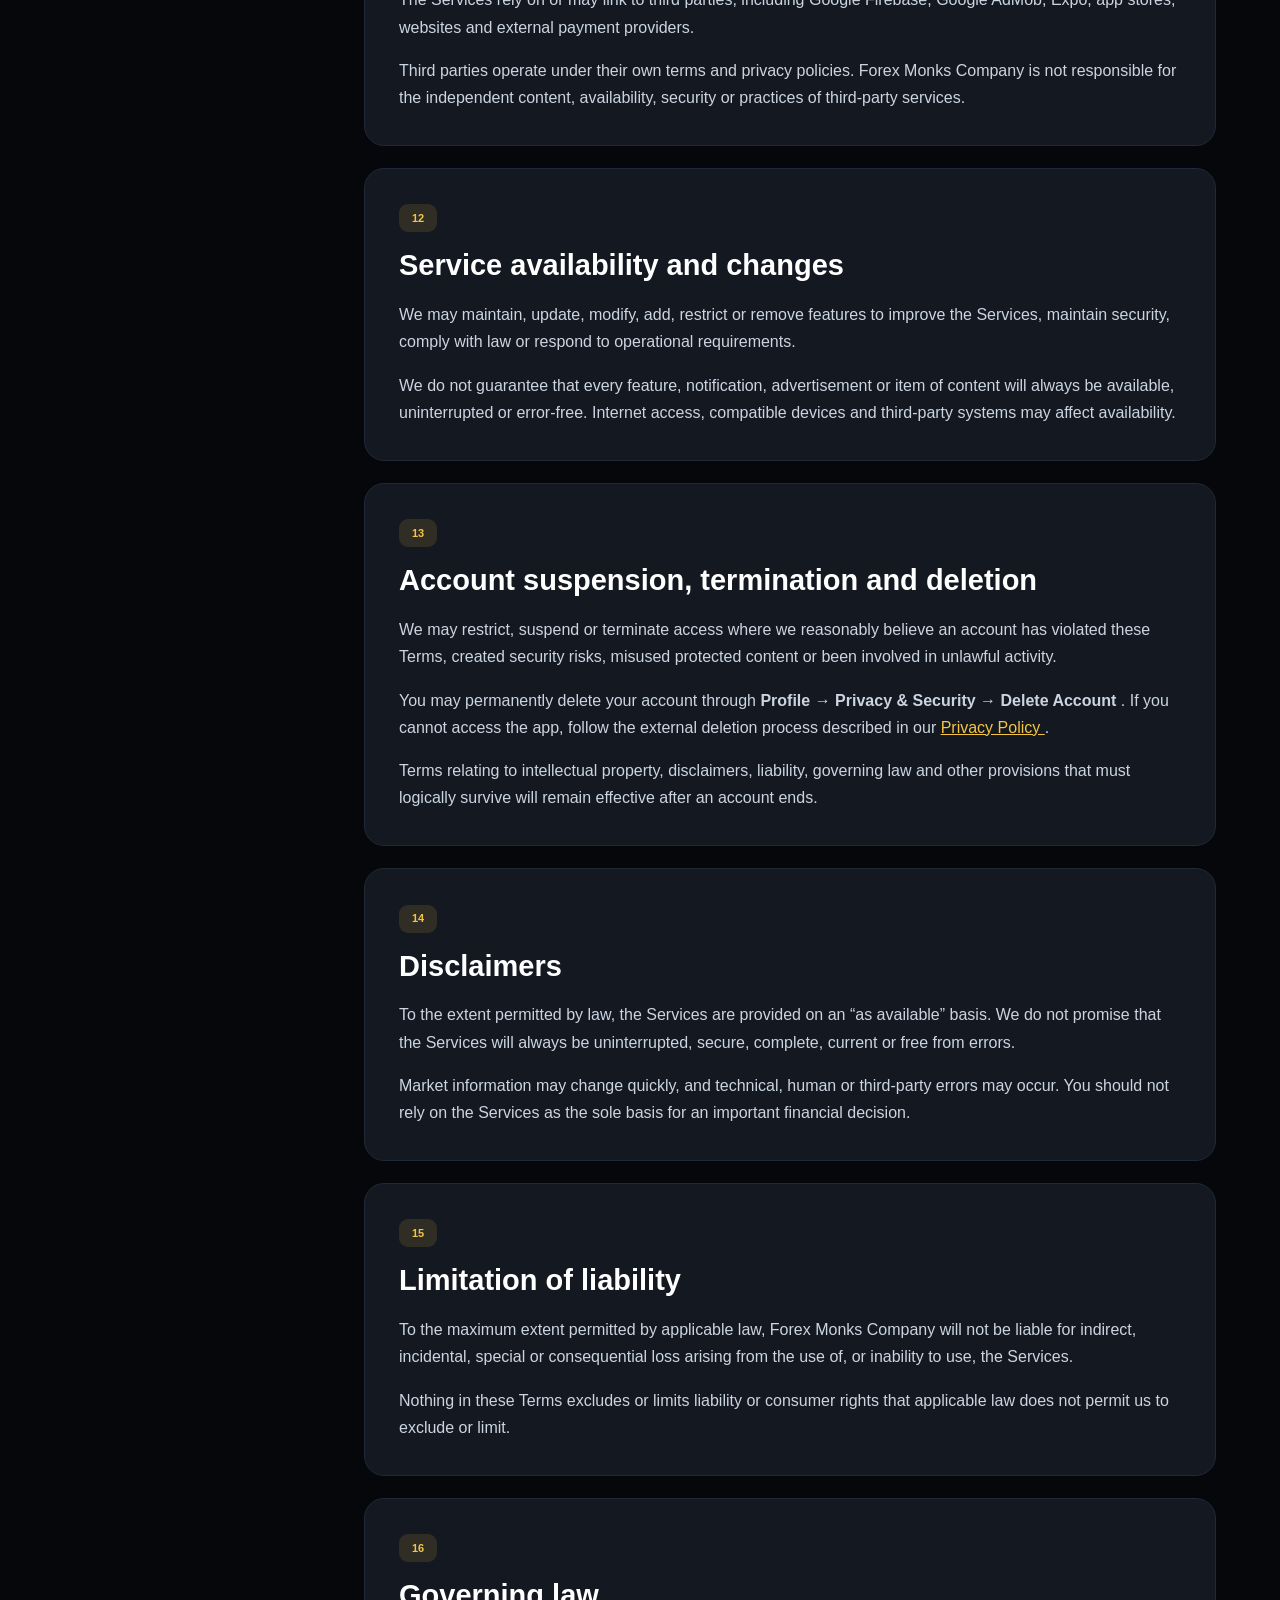
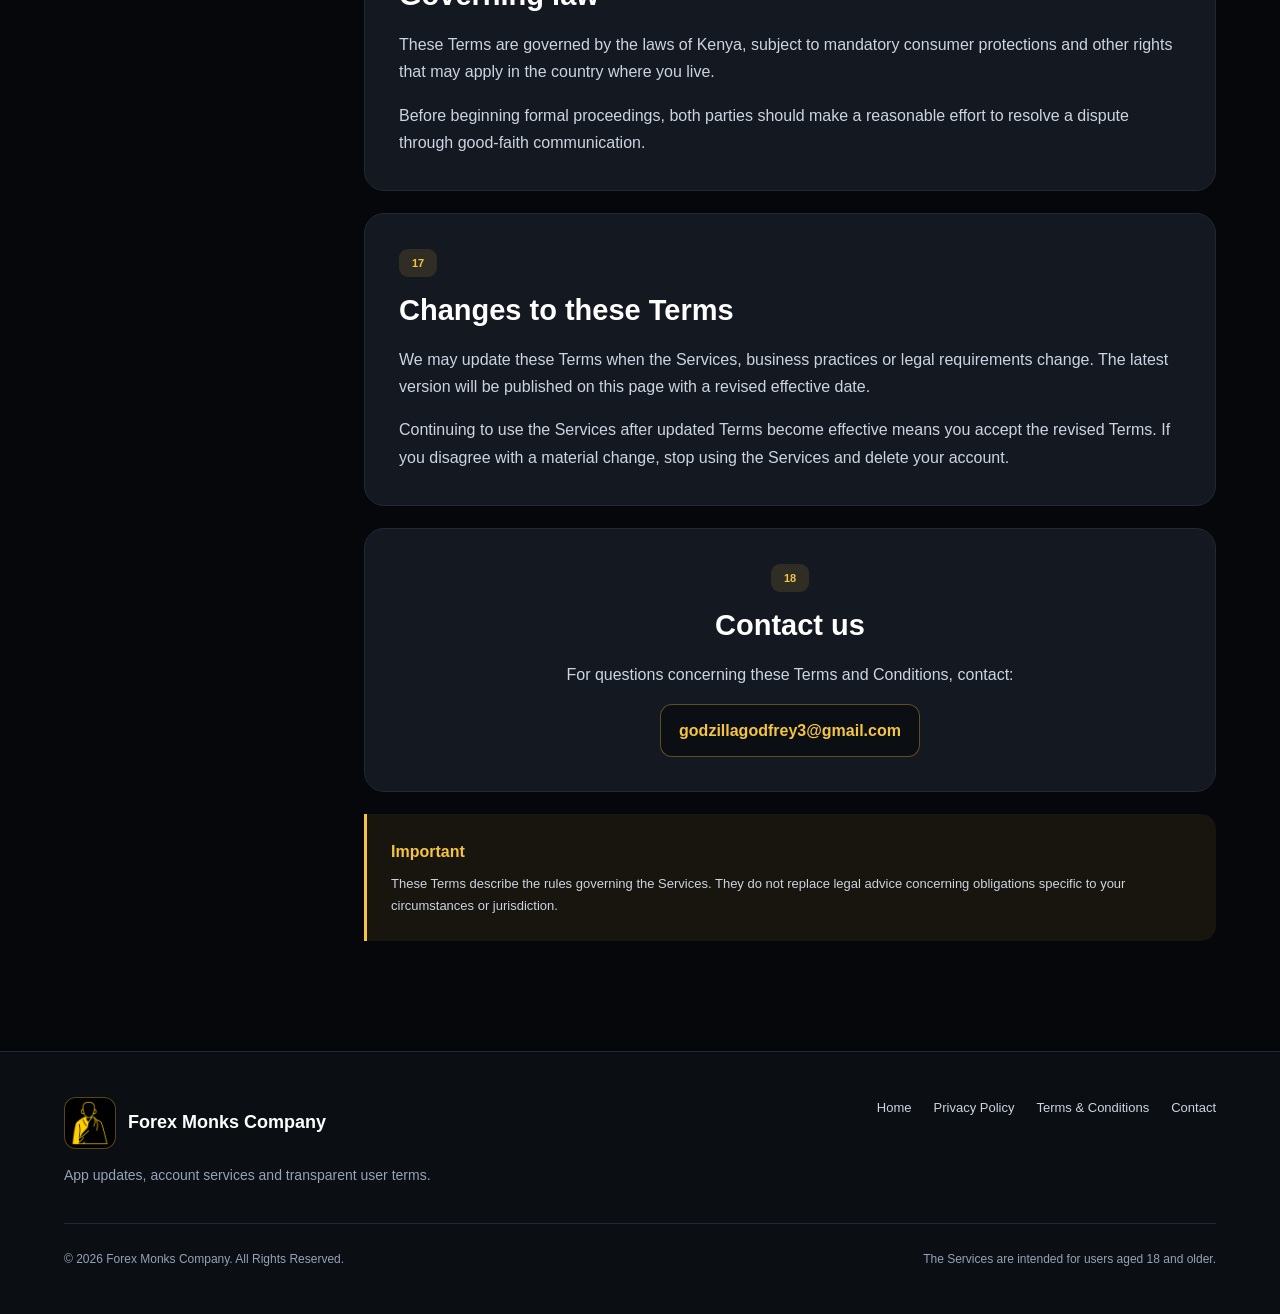
<file: terms.html>
<!DOCTYPE html>
<html lang="en">

<head>
  <meta charset="UTF-8">

  <meta
    name="viewport"
    content="width=device-width, initial-scale=1.0"
  >

  <meta
    name="description"
    content="Terms and Conditions for the Forex Monks Company mobile application and website."
  >

  <title>Terms &amp; Conditions | Forex Monks Company</title>

  <link
    rel="icon"
    type="image/png"
    href="forex-monks-logo.png?v=2"
  >

  <link rel="stylesheet" href="style.css">
</head>


<body class="legal-page">

  <!-- NAVIGATION -->

  <header class="site-header">
    <div class="container">

      <nav class="navbar" aria-label="Main navigation">

        <a href="index.html" class="logo">

          <img
            src="forex-monks-logo.png?v=2"
            alt="Forex Monks Company logo"
            class="brand-logo"
          >

          <span>
            Forex Monks Company
          </span>

        </a>


        <ul class="nav-links">

          <li>
            <a href="index.html">
              Home
            </a>
          </li>

          <li>
            <a href="privacy-policy.html">
              Privacy
            </a>
          </li>

          <li>
            <a
              href="terms.html"
              aria-current="page"
            >
              Terms
            </a>
          </li>

          <li>
            <a href="mailto:godzillagodfrey3@gmail.com">
              Contact
            </a>
          </li>

        </ul>

      </nav>

    </div>
  </header>


  <main>

    <!-- TERMS HEADER -->

    <section class="legal-hero">
      <div class="container legal-hero-content">

        <p class="section-label">
          LEGAL TERMS
        </p>

        <h1>
          Terms &amp; Conditions
        </h1>

        <p>
          These Terms explain the rules that apply when you access or
          use the Forex Monks Company application, website and related
          services.
        </p>

        <div class="legal-meta">

          <span>
            Effective: July 23, 2026
          </span>

          <span>
            Last updated: July 23, 2026
          </span>

        </div>

      </div>
    </section>


    <div class="container legal-layout">

      <!-- TERMS NAVIGATION -->

      <aside
        class="legal-toc"
        aria-label="Terms and Conditions contents"
      >

        <strong>
          On this page
        </strong>

        <a href="#acceptance">
          1. Acceptance
        </a>

        <a href="#eligibility">
          2. Eligibility
        </a>

        <a href="#services">
          3. Our Services
        </a>

        <a href="#financial">
          4. General information only
        </a>

        <a href="#risk">
          5. Market-risk notice
        </a>

        <a href="#accounts">
          6. User accounts
        </a>

        <a href="#vip">
          7. VIP access and payments
        </a>

        <a href="#advertising">
          8. Advertising
        </a>

        <a href="#ownership">
          9. Intellectual property
        </a>

        <a href="#acceptable-use">
          10. Acceptable use
        </a>

        <a href="#third-party">
          11. Third-party services
        </a>

        <a href="#availability">
          12. Service availability
        </a>

        <a href="#termination">
          13. Suspension and termination
        </a>

        <a href="#disclaimers">
          14. Disclaimers
        </a>

        <a href="#liability">
          15. Limitation of liability
        </a>

        <a href="#law">
          16. Governing law
        </a>

        <a href="#changes">
          17. Changes to these Terms
        </a>

        <a href="#contact">
          18. Contact us
        </a>

      </aside>


      <!-- TERMS CONTENT -->

      <article class="policy-document">

        <div class="policy-summary">

          <div>

            <span class="summary-label">
              Important
            </span>

            <h2>
              Please read these Terms carefully.
            </h2>

          </div>

          <p>
            By creating an account or using the Services, you confirm
            that you have read and agreed to these Terms and our
            Privacy Policy. If you do not agree, do not use the
            Services.
          </p>

        </div>


        <!-- SECTION 1 -->

        <section class="legal-section" id="acceptance">

          <span class="legal-number">
            01
          </span>

          <h2>
            Acceptance of these Terms
          </h2>

          <p>
            These Terms and Conditions form an agreement between you
            and Forex Monks Company concerning your use of the Forex
            Monks Company Android application, website and related
            support services, collectively referred to as the
            “Services.”
          </p>

          <p>
            By accessing the Services, creating an account or using
            any available feature, you agree to follow these Terms and
            all applicable laws.
          </p>

          <p>
            Our
            <a href="privacy-policy.html">
              Privacy Policy
            </a>
            explains how personal information is handled and forms
            part of these Terms.
          </p>

        </section>


        <!-- SECTION 2 -->

        <section class="legal-section" id="eligibility">

          <span class="legal-number">
            02
          </span>

          <h2>
            Eligibility and age requirement
          </h2>

          <p>
            The Services are intended only for adults aged 18 and
            older. By using the Services, you confirm that you are at
            least 18 years old and legally able to accept these Terms.
          </p>

          <p>
            You may not use the Services if applicable law prohibits
            you from receiving or accessing them in your location.
          </p>

        </section>


        <!-- SECTION 3 -->

        <section class="legal-section" id="services">

          <span class="legal-number">
            03
          </span>

          <h2>
            Description of the Services
          </h2>

          <p>
            Forex Monks Company may provide market information,
            commentary, app notifications, account-based content,
            free and VIP sections, lessons, community-related updates
            and other app features.
          </p>

          <p>
            Available features may differ depending on your account
            status, location, device, app version and membership
            access.
          </p>

          <p>
            Forex Monks Company does not operate as a broker, exchange,
            bank, investment manager or custodian. The Services do not
            execute transactions or hold money, investments or trading
            accounts on behalf of users.
          </p>

        </section>


        <!-- SECTION 4 -->

        <section class="legal-section" id="financial">

          <span class="legal-number">
            04
          </span>

          <h2>
            General information only
          </h2>

          <p>
            Content made available through the Services is general
            information and is not individualized financial,
            investment, legal, tax or accounting advice.
          </p>

          <p>
            Nothing within the Services creates an adviser-client,
            broker-client, fiduciary or similar professional
            relationship between you and Forex Monks Company.
          </p>

          <p>
            You are responsible for evaluating information
            independently and, where appropriate, consulting a
            suitably licensed professional before making financial
            decisions.
          </p>

        </section>


        <!-- SECTION 5 -->

        <section class="legal-section" id="risk">

          <span class="legal-number">
            05
          </span>

          <h2>
            Market-risk notice
          </h2>

          <p>
            Financial markets can be volatile, and losses may occur.
            Historical examples, published performance, commentary,
            charts, forecasts and previous results do not guarantee
            future outcomes.
          </p>

          <p>
            Any decision you make outside the Services is made at your
            own discretion and risk. Forex Monks Company does not
            guarantee accuracy, profitability, investment performance
            or any particular result.
          </p>

        </section>


        <!-- SECTION 6 -->

        <section class="legal-section" id="accounts">

          <span class="legal-number">
            06
          </span>

          <h2>
            User accounts
          </h2>

          <p>
            You must provide accurate account information, maintain a
            valid email address and protect your login credentials.
          </p>

          <p>
            You are responsible for activity occurring through your
            account. You may not sell, transfer, share or permit
            another person to misuse your account.
          </p>

          <p>
            Notify us promptly if you believe your account has been
            accessed without authorization. We may require email
            verification, recent authentication or another reasonable
            ownership check to protect an account.
          </p>

        </section>


        <!-- SECTION 7 -->

        <section class="legal-section" id="vip">

          <span class="legal-number">
            07
          </span>

          <h2>
            VIP access and payments
          </h2>

          <p>
            Certain users may receive VIP access to additional content
            and features. Access depends on the active membership
            status associated with the account and may expire when the
            applicable access period ends.
          </p>

          <p>
            The app does not currently collect payment-card or
            bank-account details. External payments are processed
            outside the app and are subject to the applicable
            provider’s terms and privacy practices.
          </p>

          <p>
            Membership fees, duration and included features should be
            confirmed before payment. Refund requests are considered
            according to the terms communicated at purchase,
            applicable provider rules and applicable law.
          </p>

          <p>
            VIP membership does not guarantee profits, specific
            outcomes, publication frequency or uninterrupted access
            to every feature.
          </p>

        </section>


        <!-- SECTION 8 -->

        <section class="legal-section" id="advertising">

          <span class="legal-number">
            08
          </span>

          <h2>
            Advertising
          </h2>

          <p>
            Eligible users may see banner or rewarded advertisements
            delivered through Google AdMob. Advertisements help
            support the operation of free app features.
          </p>

          <p>
            We do not control every advertisement selected by an
            advertising provider. Any interaction with an advertiser
            or external offer is between you and that third party.
            VIP and administrative accounts may be configured to
            bypass advertisements.
          </p>

        </section>


        <!-- SECTION 9 -->

        <section class="legal-section" id="ownership">

          <span class="legal-number">
            09
          </span>

          <h2>
            Intellectual property
          </h2>

          <p>
            The Services—including branding, logos, design, text,
            lessons, commentary, graphics, software and original
            materials—are owned by or licensed to Forex Monks Company
            and are protected by applicable intellectual-property
            laws.
          </p>

          <p>
            We grant eligible users a limited, revocable,
            non-exclusive and non-transferable right to use the
            Services for their intended personal purpose. This does
            not transfer ownership or permit commercial
            redistribution.
          </p>

        </section>


        <!-- SECTION 10 -->

        <section class="legal-section" id="acceptable-use">

          <span class="legal-number">
            10
          </span>

          <h2>
            Acceptable use
          </h2>

          <p>
            You agree not to:
          </p>

          <ul>
            <li>
              Use the Services for unlawful, fraudulent or abusive
              activity.
            </li>

            <li>
              Attempt to gain unauthorized access to accounts or
              systems.
            </li>

            <li>
              Interfere with the security or availability of the
              Services.
            </li>

            <li>
              Upload or distribute malware, harmful code or deceptive
              material.
            </li>

            <li>
              Scrape, automate or extract content without written
              permission.
            </li>

            <li>
              Copy, sell, republish or redistribute protected content.
            </li>

            <li>
              Bypass advertisements, access controls or VIP
              restrictions.
            </li>

            <li>
              Misrepresent your identity, age, authority or
              affiliation.
            </li>

            <li>
              Use the Services to threaten, harass or harm another
              person.
            </li>

            <li>
              Reverse engineer the app except where applicable law
              permits it.
            </li>
          </ul>

        </section>


        <!-- SECTION 11 -->

        <section class="legal-section" id="third-party">

          <span class="legal-number">
            11
          </span>

          <h2>
            Third-party services and links
          </h2>

          <p>
            The Services rely on or may link to third parties,
            including Google Firebase, Google AdMob, Expo, app stores,
            websites and external payment providers.
          </p>

          <p>
            Third parties operate under their own terms and privacy
            policies. Forex Monks Company is not responsible for the
            independent content, availability, security or practices
            of third-party services.
          </p>

        </section>


        <!-- SECTION 12 -->

        <section class="legal-section" id="availability">

          <span class="legal-number">
            12
          </span>

          <h2>
            Service availability and changes
          </h2>

          <p>
            We may maintain, update, modify, add, restrict or remove
            features to improve the Services, maintain security,
            comply with law or respond to operational requirements.
          </p>

          <p>
            We do not guarantee that every feature, notification,
            advertisement or item of content will always be available,
            uninterrupted or error-free. Internet access, compatible
            devices and third-party systems may affect availability.
          </p>

        </section>


        <!-- SECTION 13 -->

        <section class="legal-section" id="termination">

          <span class="legal-number">
            13
          </span>

          <h2>
            Account suspension, termination and deletion
          </h2>

          <p>
            We may restrict, suspend or terminate access where we
            reasonably believe an account has violated these Terms,
            created security risks, misused protected content or been
            involved in unlawful activity.
          </p>

          <p>
            You may permanently delete your account through
            <strong>
              Profile → Privacy &amp; Security → Delete Account
            </strong>.
            If you cannot access the app, follow the external deletion
            process described in our
            <a href="privacy-policy.html#deletion">
              Privacy Policy
            </a>.
          </p>

          <p>
            Terms relating to intellectual property, disclaimers,
            liability, governing law and other provisions that must
            logically survive will remain effective after an account
            ends.
          </p>

        </section>


        <!-- SECTION 14 -->

        <section class="legal-section" id="disclaimers">

          <span class="legal-number">
            14
          </span>

          <h2>
            Disclaimers
          </h2>

          <p>
            To the extent permitted by law, the Services are provided
            on an “as available” basis. We do not promise that the
            Services will always be uninterrupted, secure, complete,
            current or free from errors.
          </p>

          <p>
            Market information may change quickly, and technical,
            human or third-party errors may occur. You should not rely
            on the Services as the sole basis for an important
            financial decision.
          </p>

        </section>


        <!-- SECTION 15 -->

        <section class="legal-section" id="liability">

          <span class="legal-number">
            15
          </span>

          <h2>
            Limitation of liability
          </h2>

          <p>
            To the maximum extent permitted by applicable law, Forex
            Monks Company will not be liable for indirect, incidental,
            special or consequential loss arising from the use of, or
            inability to use, the Services.
          </p>

          <p>
            Nothing in these Terms excludes or limits liability or
            consumer rights that applicable law does not permit us to
            exclude or limit.
          </p>

        </section>


        <!-- SECTION 16 -->

        <section class="legal-section" id="law">

          <span class="legal-number">
            16
          </span>

          <h2>
            Governing law
          </h2>

          <p>
            These Terms are governed by the laws of Kenya, subject to
            mandatory consumer protections and other rights that may
            apply in the country where you live.
          </p>

          <p>
            Before beginning formal proceedings, both parties should
            make a reasonable effort to resolve a dispute through
            good-faith communication.
          </p>

        </section>


        <!-- SECTION 17 -->

        <section class="legal-section" id="changes">

          <span class="legal-number">
            17
          </span>

          <h2>
            Changes to these Terms
          </h2>

          <p>
            We may update these Terms when the Services, business
            practices or legal requirements change. The latest
            version will be published on this page with a revised
            effective date.
          </p>

          <p>
            Continuing to use the Services after updated Terms become
            effective means you accept the revised Terms. If you
            disagree with a material change, stop using the Services
            and delete your account.
          </p>

        </section>


        <!-- SECTION 18 -->

        <section
          class="legal-section contact-policy"
          id="contact"
        >

          <span class="legal-number">
            18
          </span>

          <h2>
            Contact us
          </h2>

          <p>
            For questions concerning these Terms and Conditions,
            contact:
          </p>

          <a href="mailto:godzillagodfrey3@gmail.com">
            godzillagodfrey3@gmail.com
          </a>

        </section>


        <div class="policy-disclaimer">

          <strong>
            Important
          </strong>

          <p>
            These Terms describe the rules governing the Services.
            They do not replace legal advice concerning obligations
            specific to your circumstances or jurisdiction.
          </p>

        </div>

      </article>

    </div>

  </main>


  <!-- FOOTER -->

  <footer class="site-footer">
    <div class="container footer-container">

      <div class="footer-brand">

        <div class="logo">

          <img
            src="forex-monks-logo.png?v=2"
            alt="Forex Monks Company logo"
            class="brand-logo"
          >

          <span>
            Forex Monks Company
          </span>

        </div>

        <p>
          App updates, account services and transparent user terms.
        </p>

      </div>


      <div class="footer-links">

        <a href="index.html">
          Home
        </a>

        <a href="privacy-policy.html">
          Privacy Policy
        </a>

        <a href="terms.html">
          Terms &amp; Conditions
        </a>

        <a href="mailto:godzillagodfrey3@gmail.com">
          Contact
        </a>

      </div>


      <div class="footer-bottom">

        <p>
          ©️ 2026 Forex Monks Company. All Rights Reserved.
        </p>

        <p class="risk-warning">
          The Services are intended for users aged 18 and older.
        </p>

      </div>

    </div>
  </footer>

</body>

</html>
</file>
<file: style.css>
/* =========================================
   FOREX MONKS COMPANY
   GLOBAL SETTINGS
========================================= */

:root {
    --background: #05070a;
    --background-soft: #0b0e13;
    --card: #141821;
    --card-light: #1a202b;
    --gold: #f5c542;
    --gold-light: #ffda64;
    --white: #ffffff;
    --text: #cbd5e1;
    --muted: #94a3b8;
    --border: #1f2937;
}

* {
    margin: 0;
    padding: 0;
    box-sizing: border-box;
}

html {
    scroll-behavior: smooth;
}

body {
    background: var(--background);
    color: var(--white);
    font-family: Arial, Helvetica, sans-serif;
    line-height: 1.7;
}

a {
    color: inherit;
}

.container {
    width: 90%;
    max-width: 1180px;
    margin: auto;
}

.section {
    padding: 110px 0;
}

.section-label {
    color: var(--gold);
    font-size: 13px;
    font-weight: bold;
    letter-spacing: 2px;
    margin-bottom: 12px;
}

.section-heading {
    max-width: 720px;
}

.section-heading h2,
.performance-content h2,
.contact-card h2 {
    font-size: 48px;
    line-height: 1.15;
    margin-bottom: 20px;
}

.section-heading p,
.performance-content p,
.contact-card p {
    color: var(--text);
    font-size: 17px;
}


/* =========================================
   HOMEPAGE HEADER
========================================= */

.site-header {
    position: sticky;
    top: 0;
    z-index: 100;

    background: rgba(11, 14, 19, 0.95);
    border-bottom: 1px solid var(--border);

    padding: 0;
    text-align: left;

    backdrop-filter: blur(14px);
}

.navbar {
    min-height: 78px;

    display: flex;
    justify-content: space-between;
    align-items: center;

    margin: 0;
}

.logo {
    display: flex;
    align-items: center;
    gap: 12px;

    color: var(--white);
    font-size: 18px;
    font-weight: bold;
    text-decoration: none;
}

.logo-mark {
    width: 42px;
    height: 42px;

    display: inline-flex;
    align-items: center;
    justify-content: center;

    background: var(--gold);
    color: #0b0e13;

    border-radius: 12px;

    font-size: 13px;
    font-weight: bold;
}

.nav-links {
    display: flex;
    align-items: center;
    gap: 27px;

    list-style: none;
}

.nav-links a {
    color: var(--text);
    text-decoration: none;

    font-size: 14px;
    font-weight: bold;

    transition: 0.25s;
}

.nav-links a:hover {
    color: var(--gold);
}


/* =========================================
   HERO SECTION
========================================= */

.hero {
    min-height: 720px;

    display: flex;
    align-items: center;

    text-align: left;

    background:
        radial-gradient(
            circle at 85% 30%,
            rgba(245, 197, 66, 0.11),
            transparent 32%
        ),
        var(--background);
}

.hero-container {
    display: grid;
    grid-template-columns: 1.25fr 0.75fr;
    align-items: center;
    gap: 80px;

    padding: 90px 0;
}

.hero-content h1 {
    max-width: 760px;

    font-size: 72px;
    line-height: 1.03;
    letter-spacing: -3px;

    margin-bottom: 25px;
}

.hero-content h1 span {
    display: block;
    color: var(--gold);
}

.hero-description {
    max-width: 620px;

    color: var(--text);
    font-size: 19px;
}

.hero-buttons {
    display: flex;
    align-items: center;
    flex-wrap: wrap;
    gap: 14px;

    margin-top: 34px;
}

.button {
    display: inline-block;

    padding: 14px 24px;

    border-radius: 12px;
    border: 1px solid var(--border);

    font-weight: bold;
    font-size: 14px;
    text-decoration: none;

    transition: 0.25s;
}

.primary-button {
    background: var(--gold);
    border-color: var(--gold);
    color: #0b0e13;
}

.primary-button:hover {
    background: var(--gold-light);
    border-color: var(--gold-light);

    transform: translateY(-2px);
}

.secondary-button {
    background: transparent;
    color: var(--white);
}

.secondary-button:hover {
    color: var(--gold);
    border-color: var(--gold);

    transform: translateY(-2px);
}

.release-message {
    margin-top: 18px;

    color: var(--muted);
    font-size: 13px;
}


/* =========================================
   APP PREVIEW
========================================= */

.app-preview {
    width: 100%;
    max-width: 350px;

    justify-self: center;

    padding: 12px;

    border: 1px solid #364152;
    border-radius: 34px;

    background: #07090d;

    box-shadow:
        0 35px 90px rgba(0, 0, 0, 0.45),
        0 20px 70px rgba(245, 197, 66, 0.08);
}

.app-preview-header {
    display: flex;
    align-items: center;
    gap: 10px;

    padding: 13px 14px;
}

.app-preview-header div {
    display: flex;
    flex-direction: column;
}

.app-preview-header strong {
    font-size: 13px;
}

.app-preview-header small {
    color: var(--muted);
    font-size: 10px;
}

.preview-logo {
    width: 30px;
    height: 30px;

    display: inline-flex;
    align-items: center;
    justify-content: center;

    border-radius: 9px;

    background: var(--gold);
    color: #0b0e13;

    font-size: 10px;
    font-weight: bold;
}

.preview-content {
    min-height: 470px;

    padding: 24px;

    border-radius: 24px;

    background:
        linear-gradient(
            145deg,
            #171d27,
            #0c1017
        );
}

.preview-welcome {
    color: var(--muted);
    font-size: 12px;
}

.preview-content > h2 {
    font-size: 24px;
    margin-bottom: 22px;
}

.preview-card {
    padding: 20px;

    border-radius: 17px;
}

.preview-card > span {
    display: block;

    font-size: 10px;
    font-weight: bold;
    letter-spacing: 1px;

    margin-bottom: 8px;
}

.preview-card h3 {
    font-size: 16px;
    margin-bottom: 4px;
}

.preview-card p {
    font-size: 11px;
}

.highlighted-card {
    background: var(--gold);
    color: #0b0e13;
}

.highlighted-card p {
    color: #323232;
}

.preview-small-cards {
    display: grid;
    grid-template-columns: 1fr 1fr;
    gap: 10px;

    margin: 12px 0;
}

.preview-small-cards article {
    padding: 16px;

    border: 1px solid var(--border);
    border-radius: 14px;

    background: #0d1118;
}

.preview-small-cards strong,
.preview-small-cards span {
    display: block;
}

.preview-small-cards strong {
    font-size: 13px;
}

.preview-small-cards span {
    color: var(--muted);
    font-size: 10px;
}

.performance-card {
    border: 1px solid var(--border);
    background: #0d1118;
}

.performance-card > span {
    color: var(--gold);
}

.performance-card p {
    color: var(--muted);
}


/* =========================================
   FEATURES
========================================= */

.features {
    background: var(--background-soft);
}

.feature-grid {
    display: grid;
    grid-template-columns: repeat(3, 1fr);
    gap: 20px;

    margin-top: 48px;
}

.feature-card {
    min-height: 280px;

    padding: 30px;

    border: 1px solid var(--border);
    border-radius: 20px;

    background: var(--card);

    transition: 0.25s;
}

.feature-card:hover {
    transform: translateY(-5px);
    border-color: rgba(245, 197, 66, 0.5);
}

.feature-number {
    color: var(--gold);

    font-size: 13px;
    font-weight: bold;
}

.feature-card h3 {
    margin-top: 58px;
    margin-bottom: 12px;

    font-size: 21px;
}

.feature-card p {
    color: var(--text);
    font-size: 15px;
}


/* =========================================
   PERFORMANCE ARCHIVE
========================================= */

.performance {
    background: var(--background);
}

.performance-container {
    display: grid;
    grid-template-columns: 1fr 1fr;
    align-items: center;
    gap: 75px;
}

.performance-disclaimer {
    margin-top: 20px;

    color: var(--muted) !important;
    font-size: 13px !important;
}

.archive-card {
    overflow: hidden;

    border: 1px solid var(--border);
    border-radius: 20px;

    background: var(--card);
}

.archive-header {
    display: flex;
    align-items: center;
    justify-content: space-between;
    gap: 20px;

    padding: 22px;

    border-bottom: 1px solid var(--border);
}

.archive-header h3 {
    font-size: 18px;
}

.coming-soon {
    padding: 6px 10px;

    border-radius: 20px;

    background: rgba(245, 197, 66, 0.13);
    color: var(--gold);

    font-size: 11px;
    font-weight: bold;
}

.archive-row {
    display: grid;
    grid-template-columns: 1fr 1fr 1.3fr;
    gap: 15px;

    padding: 18px 22px;

    border-bottom: 1px solid var(--border);

    color: var(--text);
    font-size: 13px;
}

.archive-labels {
    color: var(--muted);

    font-size: 11px;
    font-weight: bold;
    text-transform: uppercase;
}

.archive-message {
    padding: 20px 22px;

    color: var(--muted);
    font-size: 12px;
}


/* =========================================
   CONTACT SECTION
========================================= */

.contact-section {
    padding-top: 50px;
}

.contact-card {
    padding: 75px 45px;

    border: 1px solid rgba(245, 197, 66, 0.28);
    border-radius: 28px;

    background:
        radial-gradient(
            circle at top right,
            rgba(245, 197, 66, 0.16),
            transparent 38%
        ),
        var(--card);

    text-align: center;
}

.contact-card h2 {
    max-width: 820px;
    margin-left: auto;
    margin-right: auto;
}

.contact-card p {
    max-width: 650px;
    margin: 0 auto 28px;
}


/* =========================================
   HOMEPAGE FOOTER
========================================= */

.site-footer {
    margin-top: 0;

    padding: 45px 0;

    border-top: 1px solid var(--border);

    background: var(--background-soft);

    text-align: left;
}

.footer-container {
    display: grid;
    grid-template-columns: 1fr auto;
    align-items: start;
    gap: 35px;
}

.footer-brand p {
    max-width: 450px;

    margin-top: 15px;

    color: var(--muted);
    font-size: 14px;
}

.footer-links {
    display: flex;
    flex-wrap: wrap;
    justify-content: flex-end;
    gap: 22px;

    margin: 0;
}

.footer-links a {
    color: var(--text);
    text-decoration: none;
    font-size: 13px;

    transition: 0.25s;
}

.footer-links a:hover {
    color: var(--gold);
}

.footer-bottom {
    grid-column: 1 / -1;

    display: flex;
    justify-content: space-between;
    gap: 30px;

    padding-top: 25px;

    border-top: 1px solid var(--border);
}

.footer-bottom p {
    color: var(--muted);
    font-size: 12px;
}

.risk-warning {
    text-align: right;
}


/* =========================================
   PRIVACY POLICY AND TERMS PAGES
========================================= */

body > header:not(.site-header) {
    background: var(--background-soft);

    border-bottom: 1px solid var(--border);

    padding: 70px 20px;

    text-align: center;
}

body > header:not(.site-header) h1 {
    color: var(--gold);

    font-size: 52px;

    margin-bottom: 10px;
}

.subtitle {
    color: var(--text);
    font-size: 22px;
}

.intro {
    margin-top: 60px;

    padding: 40px;

    background: var(--card);

    border: 1px solid var(--border);
    border-radius: 18px;
}

.intro h2 {
    color: var(--gold);

    margin-bottom: 20px;

    font-size: 32px;
}

.intro p {
    color: var(--text);

    margin-bottom: 18px;

    font-size: 17px;
}

#policy {
    margin-top: 40px;
}

.policy-card {
    padding: 30px;
    margin-bottom: 25px;

    background: var(--card);

    border: 1px solid var(--border);
    border-radius: 18px;
}

.policy-card h3 {
    color: var(--gold);

    margin-bottom: 15px;
}

.policy-card p,
.policy-card li {
    color: var(--text);
}

.policy-card ul,
.policy-card ol {
    padding-left: 25px;
    margin-top: 12px;
}


/* =========================================
   RESPONSIVE TABLET
========================================= */

@media (max-width: 900px) {

    .section {
        padding: 85px 0;
    }

    .navbar {
        flex-direction: column;
        justify-content: center;
        gap: 22px;

        padding: 20px 0;
    }

    .nav-links {
        justify-content: center;
        flex-wrap: wrap;
        gap: 15px 22px;
    }

    .hero {
        min-height: auto;
    }

    .hero-container {
        grid-template-columns: 1fr;
        gap: 60px;

        padding: 75px 0;
    }

    .hero-content {
        text-align: center;
    }

    .hero-content h1 {
        margin-left: auto;
        margin-right: auto;

        font-size: 58px;
    }

    .hero-description {
        margin-left: auto;
        margin-right: auto;
    }

    .hero-buttons {
        justify-content: center;
    }

    .feature-grid {
        grid-template-columns: 1fr;
    }

    .feature-card {
        min-height: auto;
    }

    .feature-card h3 {
        margin-top: 35px;
    }

    .performance-container {
        grid-template-columns: 1fr;
        gap: 45px;
    }

    .footer-container {
        grid-template-columns: 1fr;
    }

    .footer-links {
        justify-content: flex-start;
    }

}


/* =========================================
   RESPONSIVE PHONE
========================================= */

@media (max-width: 600px) {

    .container {
        width: 92%;
    }

    .section {
        padding: 70px 0;
    }

    .site-header {
        position: relative;
    }

    .navbar {
        align-items: flex-start;
    }

    .nav-links {
        justify-content: flex-start;
    }

    .hero-container {
        padding: 65px 0;
    }

    .hero-content h1 {
        font-size: 44px;
        letter-spacing: -2px;
    }

    .hero-description {
        font-size: 16px;
    }

    .hero-buttons {
        flex-direction: column;
    }

    .hero-buttons .button {
        width: 100%;
        text-align: center;
    }

    .section-heading h2,
    .performance-content h2,
    .contact-card h2 {
        font-size: 35px;
    }

    .feature-card {
        padding: 25px;
    }

    .contact-card {
        padding: 55px 22px;
    }

    .contact-card .button {
        width: 100%;
    }

    .footer-bottom {
        flex-direction: column;
        gap: 12px;
    }

    .risk-warning {
        text-align: left;
    }

    body > header:not(.site-header) {
        padding: 50px 18px;
    }

    body > header:not(.site-header) h1 {
        font-size: 36px;
    }

    .subtitle {
        font-size: 17px;
    }

    .intro,
    .policy-card {
        padding: 24px;
    }

}
/* =========================================
   FOREX MONKS LOGO
========================================= */

.brand-logo {
    display: block;
    width: 52px;
    height: 52px;
    flex-shrink: 0;

    object-fit: contain;
    object-position: center;
    padding: 2px;

    border: 1px solid rgba(245, 197, 66, 0.35);
    border-radius: 12px;

    background: #000000;
}

.hero-logo-card {
    position: relative;

    width: 100%;
    max-width: 430px;
    min-height: 500px;

    display: flex;
    flex-direction: column;
    align-items: center;
    justify-content: center;

    justify-self: center;

    overflow: hidden;

    padding: 35px;

    border: 1px solid rgba(245, 197, 66, 0.35);
    border-radius: 30px;

    background:
        radial-gradient(
            circle at center,
            rgba(245, 197, 66, 0.12),
            transparent 58%
        ),
        #030405;

    box-shadow:
        0 40px 100px rgba(0, 0, 0, 0.5),
        0 20px 80px rgba(245, 197, 66, 0.08);
}

.hero-logo-glow {
    position: absolute;

    width: 240px;
    height: 240px;

    border-radius: 50%;

    background: rgba(245, 197, 66, 0.14);

    filter: blur(70px);
}

.hero-logo-image {
    position: relative;
    z-index: 2;

    width: 100%;
    max-width: 330px;
    height: auto;

    object-fit: contain;
}

.hero-logo-text {
    position: relative;
    z-index: 2;

    display: flex;
    flex-direction: column;
    align-items: center;

    margin-top: 10px;

    text-align: center;
}

.hero-logo-text strong {
    color: #ffffff;
    font-size: 18px;
}

.hero-logo-text span {
    color: #94a3b8;
    font-size: 12px;
}

.contact-logo {
    display: block;
    width: 110px;
    height: 110px;

    object-fit: contain;
    object-position: center;

    margin: 0 auto 20px;

    border: 1px solid rgba(245, 197, 66, 0.3);
    border-radius: 22px;

    background: #000000;
}

@media (max-width: 600px) {

    .brand-logo {
        width: 42px;
        height: 42px;
    }

    .hero-logo-card {
        min-height: 400px;
        padding: 25px;
    }

    .hero-logo-image {
        max-width: 270px;
    }

}
/* LIVE MARKET TICKER */

.market-ticker {
  width: 100%;
  min-height: 48px;
  background: #0b0e13;
  border-bottom: 1px solid #1f2937;
  overflow: hidden;
}

/* =========================================
   MODERN LEGAL PAGES
========================================= */

.legal-page {
    background:
        radial-gradient(
            circle at 85% 12%,
            rgba(245, 197, 66, 0.08),
            transparent 24%
        ),
        var(--background);
}

.legal-page .site-header {
    position: sticky;
}

.legal-page .nav-links a[aria-current="page"] {
    color: var(--gold);
}

.legal-hero {
    padding: 95px 0 75px;
    border-bottom: 1px solid var(--border);
    background:
        linear-gradient(
            135deg,
            rgba(245, 197, 66, 0.08),
            transparent 42%
        );
}

.legal-hero-content {
    max-width: 900px;
    margin: auto;
    text-align: center;
}

.legal-hero h1 {
    margin-bottom: 20px;
    color: var(--white);
    font-size: clamp(48px, 8vw, 82px);
    line-height: 1;
    letter-spacing: -3px;
}

.legal-hero-content > p:not(.section-label) {
    max-width: 720px;
    margin: 0 auto;
    color: var(--text);
    font-size: 18px;
}

.legal-meta {
    display: flex;
    justify-content: center;
    flex-wrap: wrap;
    gap: 12px;
    margin-top: 28px;
}

.legal-meta span {
    padding: 7px 12px;
    border: 1px solid var(--border);
    border-radius: 999px;
    background: rgba(20, 24, 33, 0.8);
    color: var(--muted);
    font-size: 12px;
}

.legal-layout {
    display: grid;
    grid-template-columns: 245px minmax(0, 1fr);
    align-items: start;
    gap: 55px;
    padding-top: 70px;
    padding-bottom: 110px;
}

.legal-toc {
    position: sticky;
    top: 105px;
    display: flex;
    flex-direction: column;
    gap: 8px;
    padding: 22px;
    border: 1px solid var(--border);
    border-radius: 18px;
    background: rgba(20, 24, 33, 0.88);
}

.legal-toc strong {
    margin-bottom: 8px;
    color: var(--gold);
    font-size: 13px;
    letter-spacing: 0.5px;
    text-transform: uppercase;
}

.legal-toc a {
    padding: 6px 0;
    color: var(--muted);
    font-size: 12px;
    line-height: 1.4;
    text-decoration: none;
    transition: 0.2s;
}

.legal-toc a:hover {
    color: var(--gold);
}

.policy-document {
    min-width: 0;
}

.policy-summary {
    display: grid;
    grid-template-columns: 0.8fr 1.2fr;
    gap: 30px;
    margin-bottom: 22px;
    padding: 32px;
    border: 1px solid rgba(245, 197, 66, 0.35);
    border-radius: 22px;
    background:
        radial-gradient(
            circle at top right,
            rgba(245, 197, 66, 0.12),
            transparent 40%
        ),
        var(--card);
}

.summary-label {
    display: block;
    margin-bottom: 8px;
    color: var(--gold);
    font-size: 11px;
    font-weight: bold;
    letter-spacing: 1.2px;
    text-transform: uppercase;
}

.policy-summary h2 {
    font-size: 28px;
    line-height: 1.2;
}

.policy-summary p {
    color: var(--text);
}

.legal-section {
    scroll-margin-top: 110px;
    margin-bottom: 22px;
    padding: 34px;
    border: 1px solid var(--border);
    border-radius: 20px;
    background: var(--card);
}

.legal-number {
    display: inline-flex;
    align-items: center;
    justify-content: center;
    width: 38px;
    height: 28px;
    margin-bottom: 16px;
    border-radius: 9px;
    background: rgba(245, 197, 66, 0.12);
    color: var(--gold);
    font-size: 11px;
    font-weight: bold;
}

.legal-section h2 {
    margin-bottom: 18px;
    color: var(--white);
    font-size: 29px;
    line-height: 1.2;
}

.legal-section h3 {
    margin: 24px 0 10px;
    color: var(--gold-light);
    font-size: 17px;
}

.legal-section p {
    margin-bottom: 16px;
    color: var(--text);
    font-size: 16px;
}

.legal-section p:last-child {
    margin-bottom: 0;
}

.legal-section ul,
.legal-section ol {
    margin: 12px 0 20px;
    padding-left: 24px;
    color: var(--text);
}

.legal-section li {
    margin-bottom: 9px;
    padding-left: 4px;
}

.legal-section a {
    color: var(--gold);
    overflow-wrap: anywhere;
}

.service-grid {
    display: grid;
    grid-template-columns: repeat(3, 1fr);
    gap: 12px;
    margin: 22px 0;
}

.service-card {
    padding: 20px;
    border: 1px solid var(--border);
    border-radius: 15px;
    background: var(--background-soft);
}

.service-card h3 {
    margin-top: 0;
}

.service-card p {
    font-size: 13px;
}

.service-card a {
    font-size: 12px;
    font-weight: bold;
    text-decoration: none;
}

.deletion-section {
    border-color: rgba(239, 68, 68, 0.35);
    background:
        linear-gradient(
            145deg,
            rgba(239, 68, 68, 0.05),
            transparent 48%
        ),
        var(--card);
}

.deletion-steps {
    counter-reset: deletion-step;
    padding-left: 0 !important;
    list-style: none;
}

.deletion-steps li {
    position: relative;
    min-height: 42px;
    padding: 9px 12px 9px 48px;
    border-bottom: 1px solid var(--border);
}

.deletion-steps li::before {
    counter-increment: deletion-step;
    content: counter(deletion-step);
    position: absolute;
    left: 5px;
    top: 7px;
    display: grid;
    width: 28px;
    height: 28px;
    place-items: center;
    border-radius: 50%;
    background: rgba(239, 68, 68, 0.13);
    color: #fca5a5;
    font-size: 11px;
    font-weight: bold;
}

.deletion-button {
    display: inline-flex;
    align-items: center;
    justify-content: center;
    margin: 6px 0 20px;
    padding: 13px 18px;
    border: 1px solid rgba(239, 68, 68, 0.55);
    border-radius: 12px;
    background: #b91c1c;
    color: #ffffff !important;
    font-size: 14px;
    font-weight: bold;
    text-decoration: none;
    transition: 0.2s;
}

.deletion-button:hover {
    background: #dc2626;
    transform: translateY(-2px);
}

.small-note {
    color: var(--muted) !important;
    font-size: 12px !important;
}

.contact-policy {
    text-align: center;
}

.contact-policy a {
    display: inline-block;
    padding: 12px 18px;
    border: 1px solid rgba(245, 197, 66, 0.35);
    border-radius: 12px;
    background: var(--background-soft);
    font-weight: bold;
    text-decoration: none;
}

.policy-disclaimer {
    padding: 24px;
    border-left: 3px solid var(--gold);
    border-radius: 0 15px 15px 0;
    background: rgba(245, 197, 66, 0.07);
}

.policy-disclaimer strong {
    color: var(--gold);
}

.policy-disclaimer p {
    margin-top: 7px;
    color: var(--text);
    font-size: 13px;
}

@media (max-width: 980px) {
    .legal-layout {
        grid-template-columns: 1fr;
        gap: 25px;
    }

    .legal-toc {
        position: static;
        display: grid;
        grid-template-columns: repeat(2, 1fr);
    }

    .legal-toc strong {
        grid-column: 1 / -1;
    }

    .service-grid {
        grid-template-columns: 1fr;
    }
}

@media (max-width: 600px) {
    .legal-hero {
        padding: 65px 0 50px;
    }

    .legal-hero h1 {
        font-size: 48px;
        letter-spacing: -2px;
    }

    .legal-hero-content > p:not(.section-label) {
        font-size: 15px;
    }

    .legal-layout {
        padding-top: 35px;
        padding-bottom: 70px;
    }

    .legal-toc {
        grid-template-columns: 1fr;
        padding: 18px;
    }

    .legal-toc strong {
        grid-column: auto;
    }

    .policy-summary {
        grid-template-columns: 1fr;
        gap: 14px;
        padding: 24px;
    }

    .legal-section {
        padding: 24px;
    }

    .legal-section h2 {
        font-size: 25px;
    }

    .legal-section p {
        font-size: 15px;
    }
}
</file>
